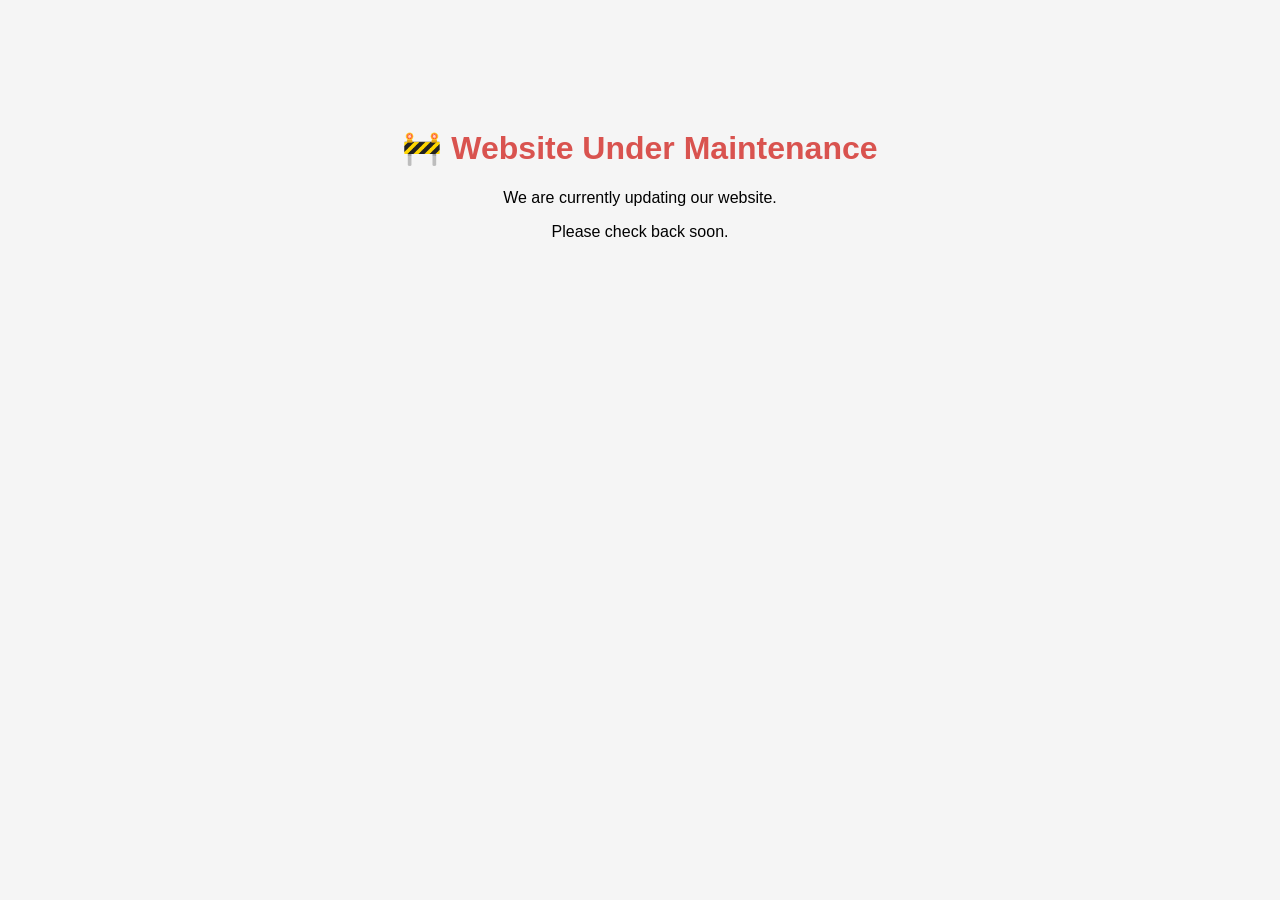
<file: Index.html>
<!DOCTYPE html>
<html>
<head>
    <title>Under Maintenance</title>
    <meta name="viewport" content="width=device-width, initial-scale=1">
    <style>
        body{
            font-family: Arial, sans-serif;
            text-align:center;
            padding-top:100px;
            background:#f5f5f5;
        }
        h1{color:#d9534f;}
    </style>
</head>
<body>
    <h1>🚧 Website Under Maintenance</h1>
    <p>We are currently updating our website.</p>
    <p>Please check back soon.</p>
</body>
</html>
</file>
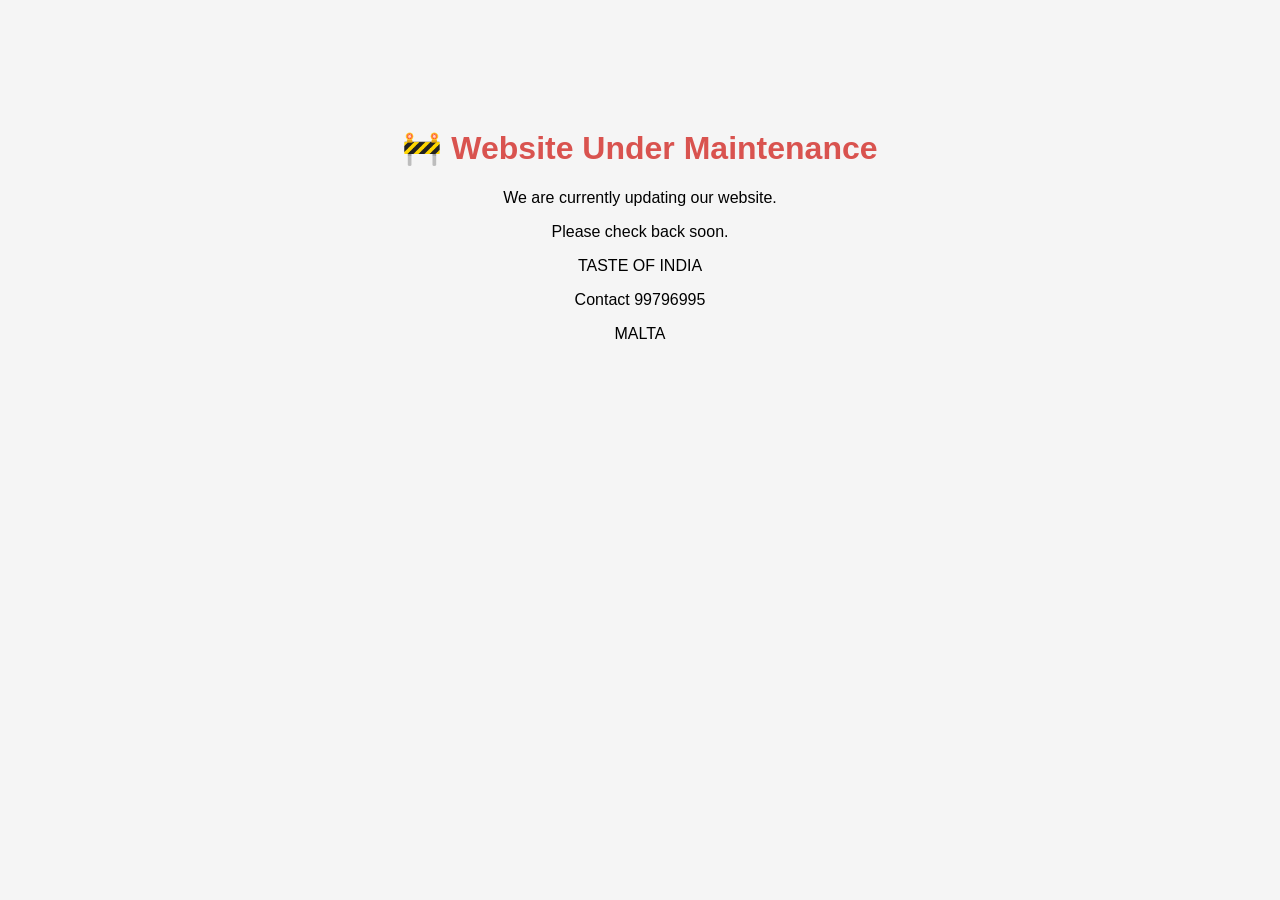
<file: Bkpindex.html>
<!DOCTYPE html>
<html>
<head>
    <title>Under Maintenance</title>
    <meta name="viewport" content="width=device-width, initial-scale=1">
    <style>
        body{
            font-family: Arial, sans-serif;
            text-align:center;
            padding-top:100px;
            background:#f5f5f5;
        }
        h1{color:#d9534f;}
    </style>
</head>
<body>
    <h1>🚧 Website Under Maintenance</h1>
    <p>We are currently updating our website.</p>
    <p>Please check back soon.</p>
    <p>TASTE OF INDIA </p>
    <P>Contact 99796995</P>
    <p>MALTA</p>
</body>
</html>
</file>
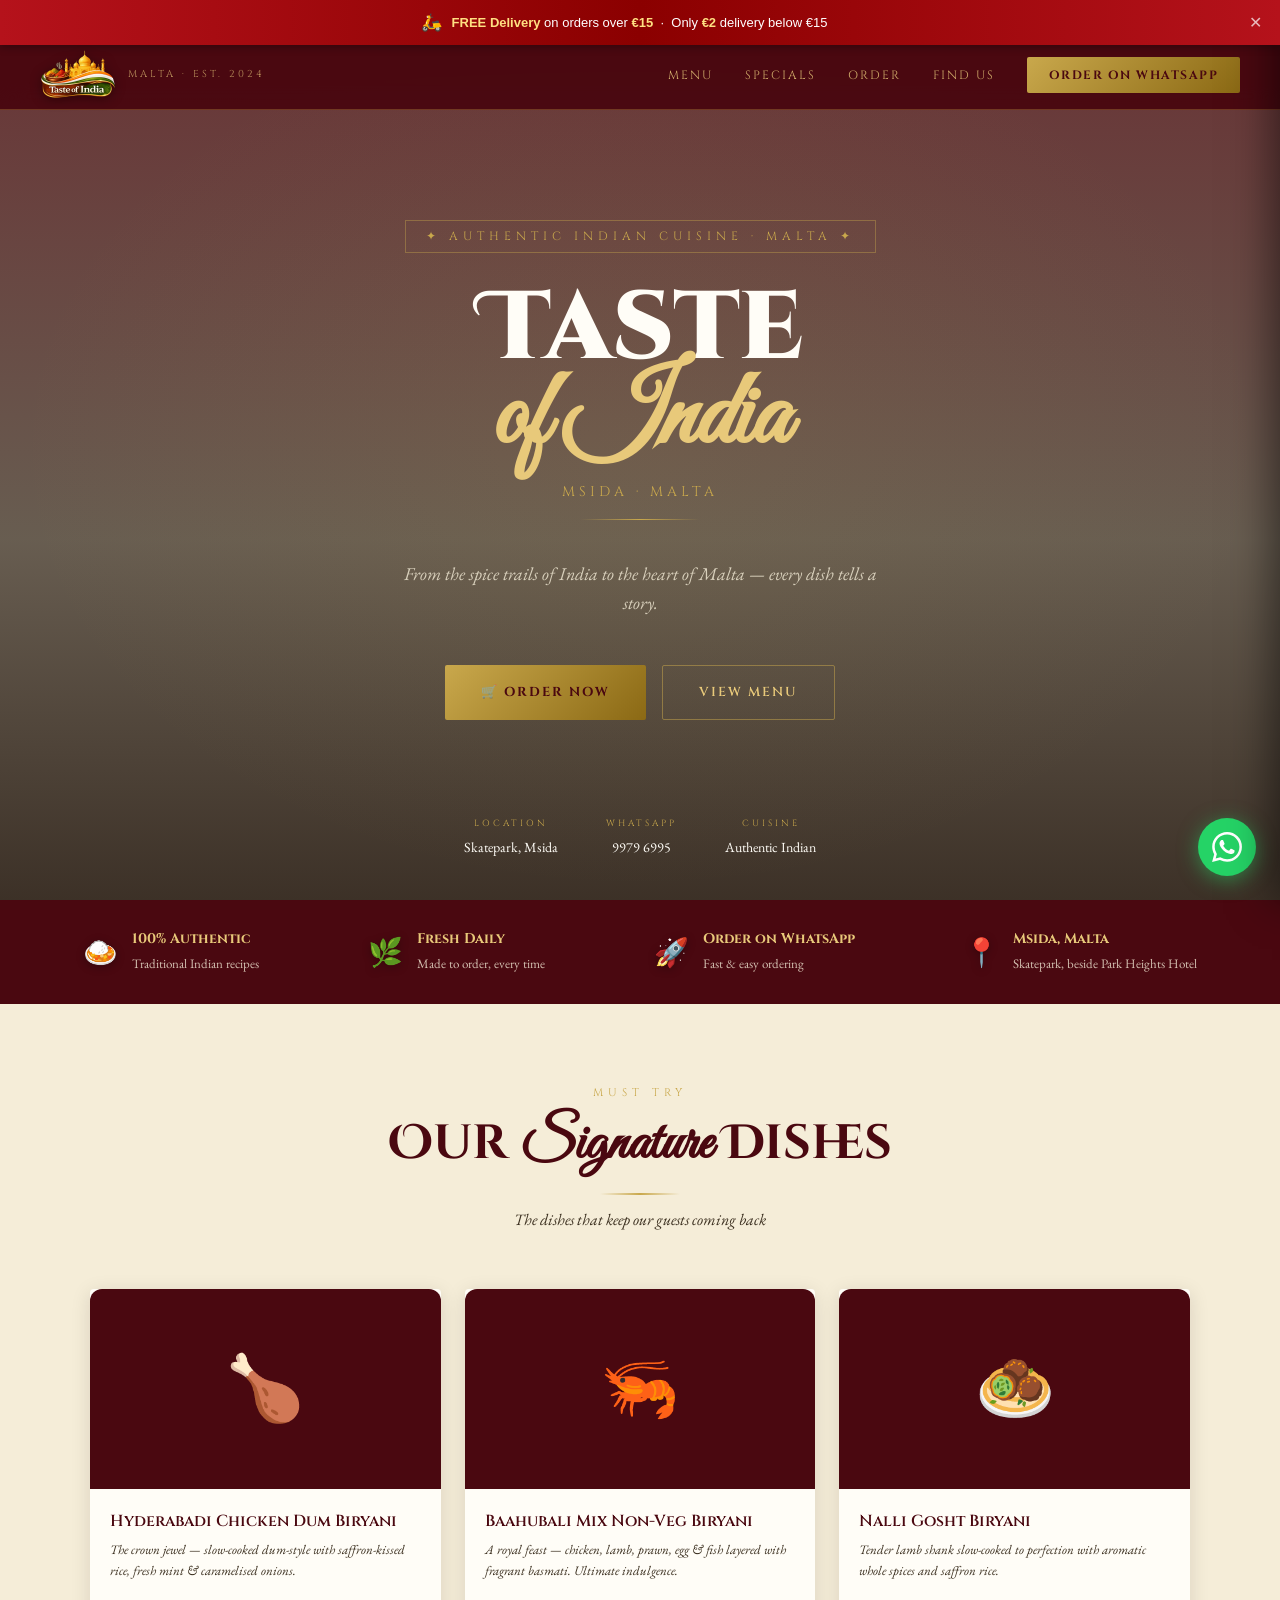
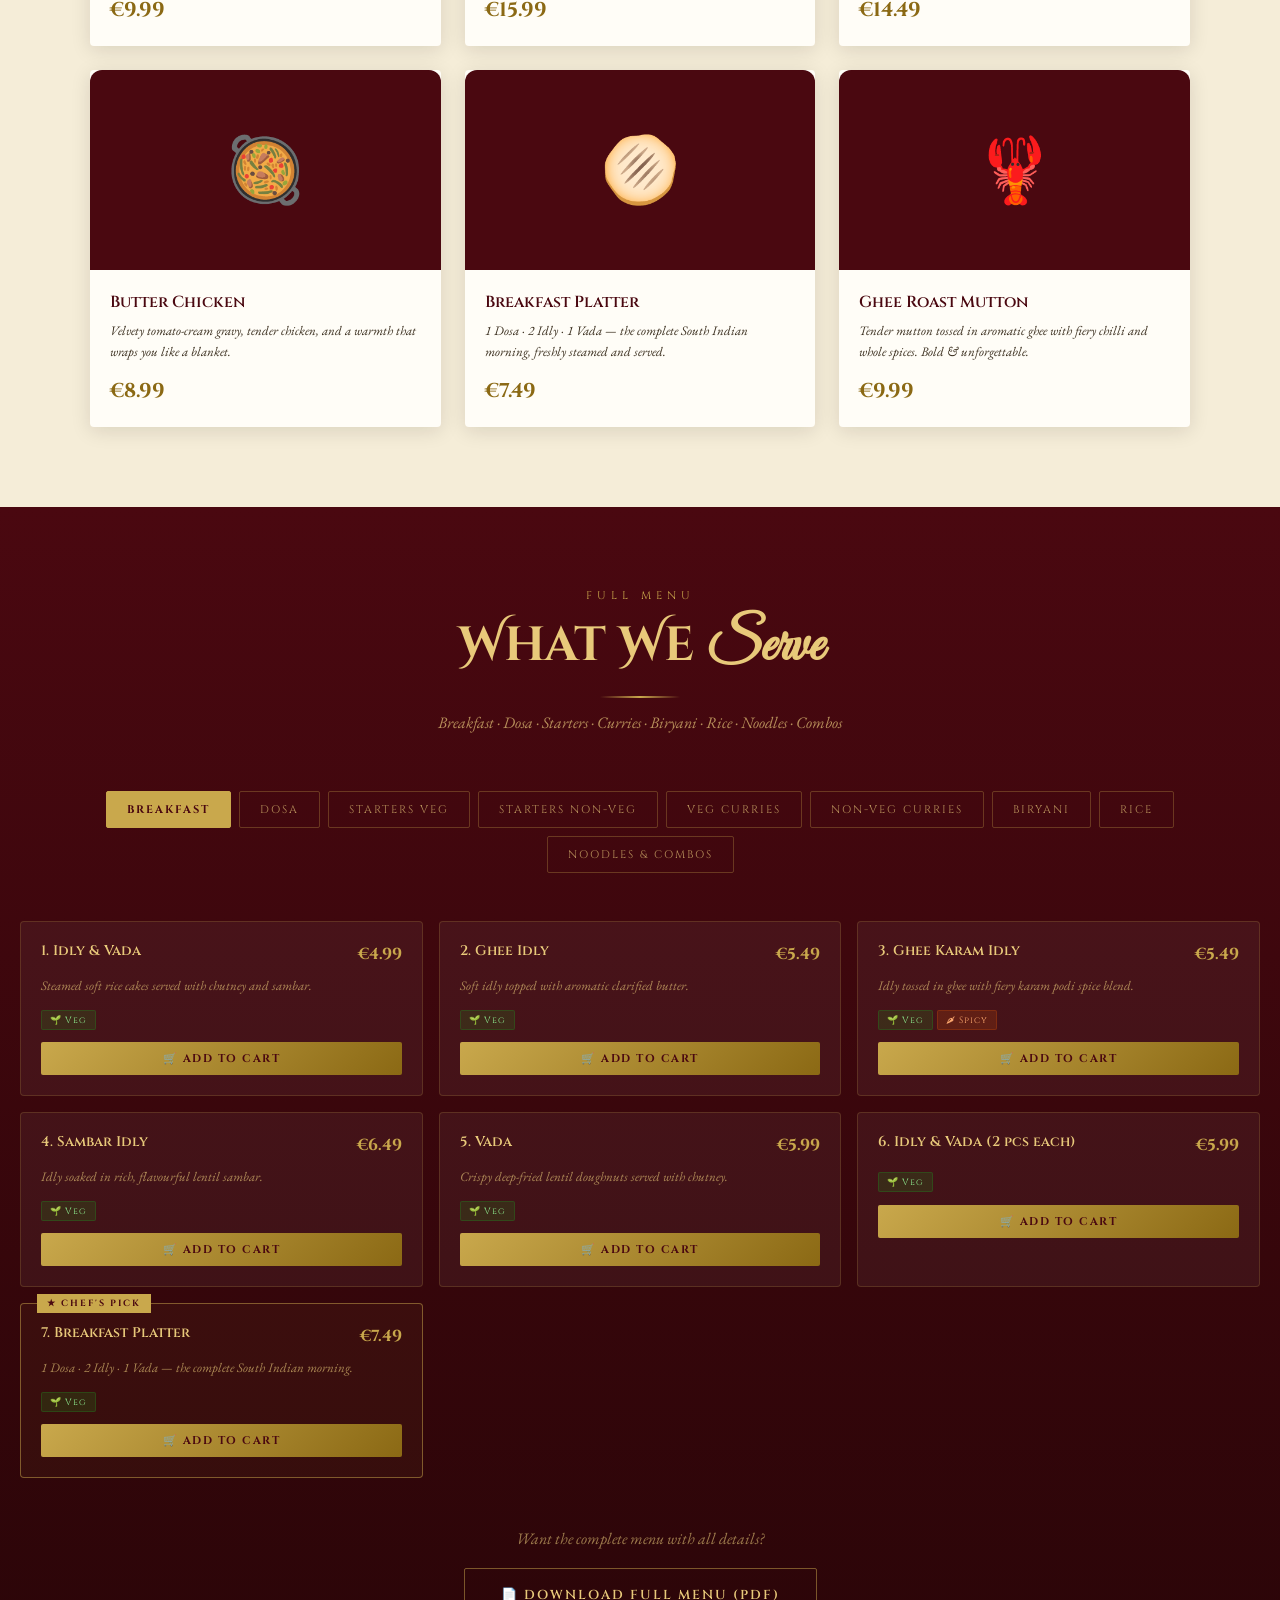
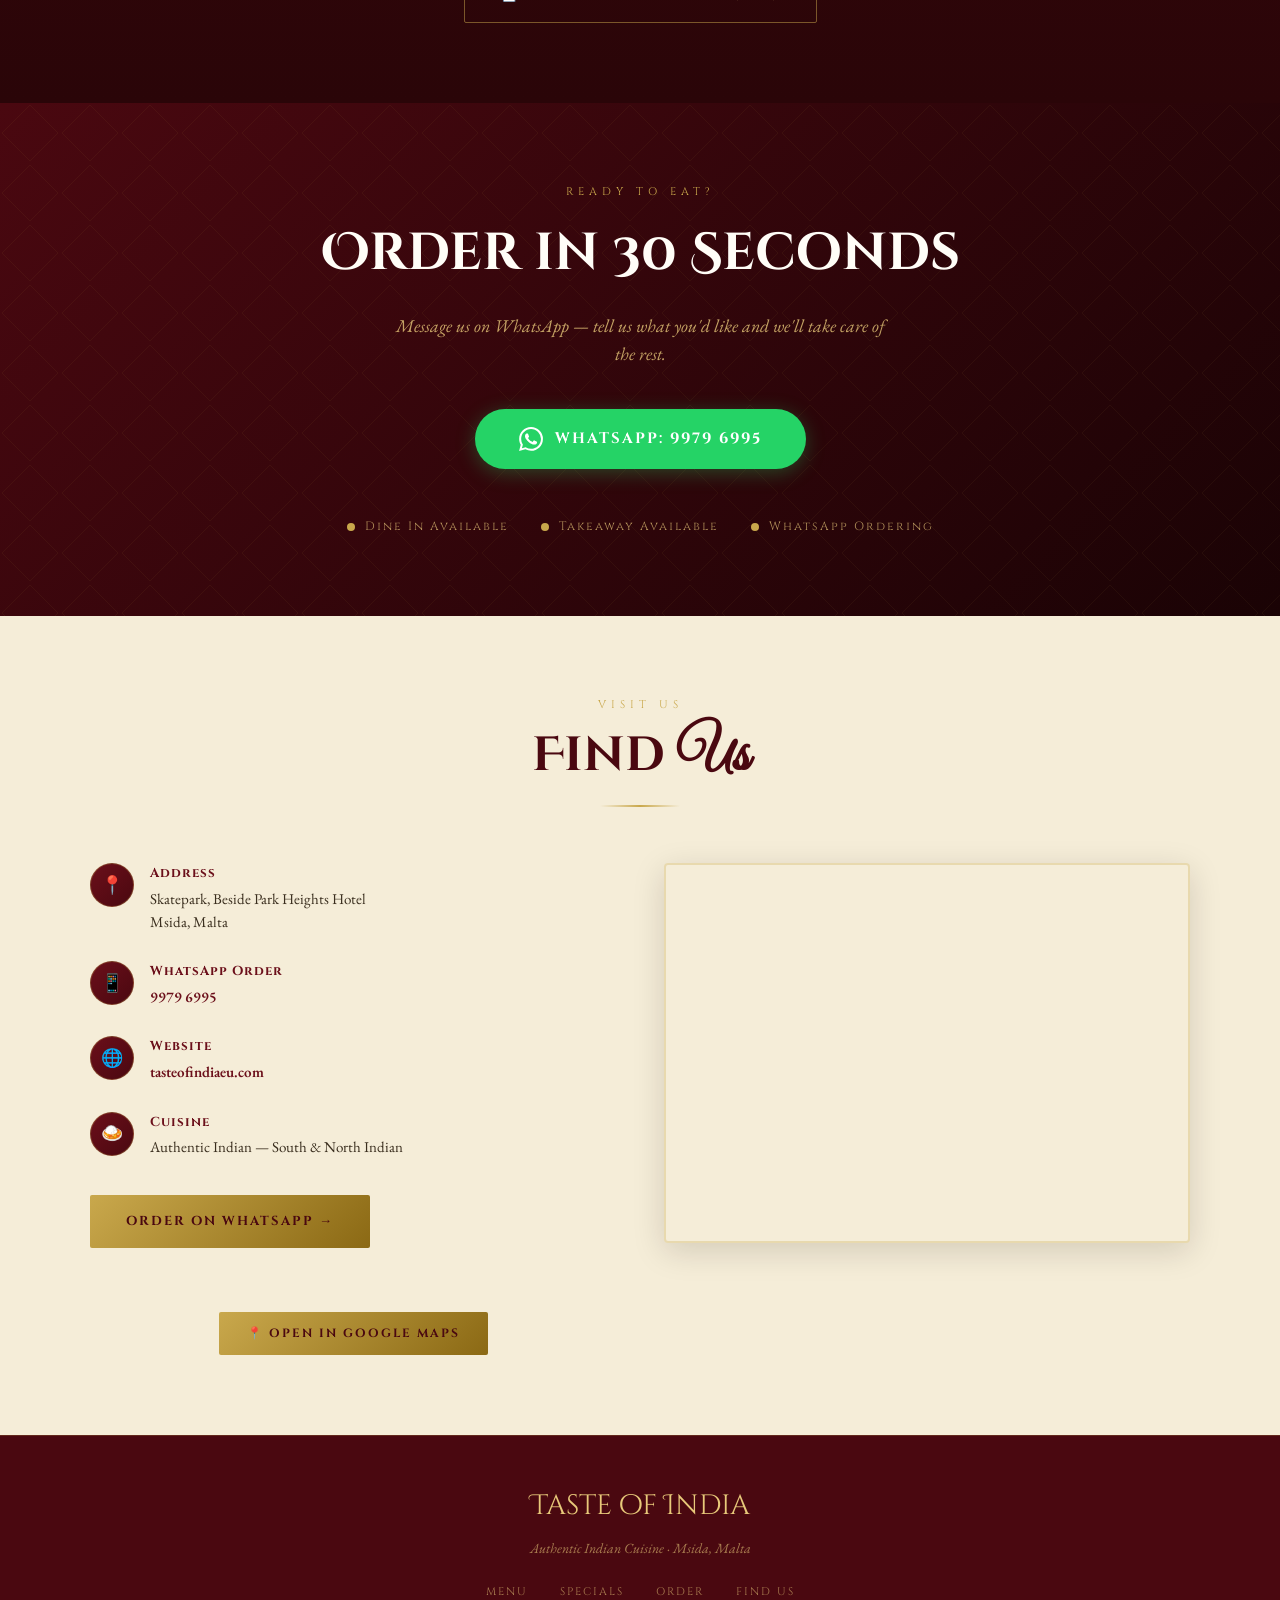
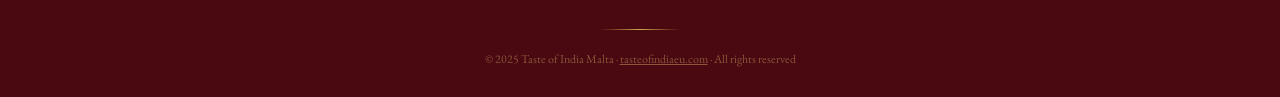
<file: index-3.html>
<!DOCTYPE html>
<html lang="en">
<head>
  <meta charset="UTF-8">
  <meta name="viewport" content="width=device-width, initial-scale=1.0">
  <title>Taste of India — Authentic Indian Restaurant in Malta</title>
  <meta name="description" content="Taste of India — Authentic Indian cuisine in Msida, Malta. Order online via WhatsApp. Biryani, Dosa, Curries, and more.">
  <meta name="keywords" content="Indian restaurant Malta, Indian food Malta, Biryani Malta, Taste of India Malta, Msida restaurant, order Indian food Malta">
  <meta property="og:title" content="Taste of India — Malta">
  <meta property="og:description" content="Authentic Indian cuisine in the heart of Malta. Order now on WhatsApp!">
  <meta property="og:url" content="https://tasteofindiaeu.com">
  <link rel="canonical" href="https://tasteofindiaeu.com">
  <link rel="stylesheet" href="css/style.css">
  <link rel="icon" type="image/png" href="logo.png">
  <style>
    /* ── Offer Banner ── */
    .offer-banner {
      position: fixed;
      top: 0; left: 0; right: 0;
      z-index: 9999;
      background: linear-gradient(90deg, #b5121b 0%, #8b0000 50%, #b5121b 100%);
      color: #fff;
      display: flex;
      align-items: center;
      justify-content: center;
      gap: 10px;
      padding: 9px 48px 9px 16px;
      font-size: 13px;
      font-family: 'Segoe UI', sans-serif;
      text-align: center;
      box-shadow: 0 2px 8px rgba(0,0,0,0.3);
      transition: transform 0.3s ease;
    }
    .offer-banner.hidden { transform: translateY(-100%); }
    .offer-banner-icon { font-size: 17px; flex-shrink: 0; }
    .offer-banner-text { line-height: 1.4; }
    .offer-banner-text strong { color: #ffe082; }
    .offer-banner-close {
      position: absolute; right: 12px; top: 50%; transform: translateY(-50%);
      background: none; border: none; color: rgba(255,255,255,0.7);
      font-size: 16px; cursor: pointer; padding: 4px 6px; line-height: 1;
    }
    .offer-banner-close:hover { color: #fff; }
    body.banner-visible .navbar { top: 38px; }
    body.banner-visible .mobile-nav { top: calc(38px + 64px); }

    /* ── Location Modal ── */
    .loc-modal-overlay {
      display: none;
      position: fixed; inset: 0;
      background: rgba(0,0,0,0.75);
      z-index: 99999;
      align-items: center;
      justify-content: center;
    }
    .loc-modal-overlay.open { display: flex; }
    .loc-modal {
      background: #1a0a00;
      border: 1px solid rgba(232,201,122,0.3);
      border-radius: 16px;
      padding: 32px 28px 28px;
      max-width: 360px;
      width: 90%;
      text-align: center;
      box-shadow: 0 20px 60px rgba(0,0,0,0.6);
    }
    .loc-modal-icon { font-size: 48px; margin-bottom: 12px; }
    .loc-modal h3 {
      font-family: 'Cinzel', serif;
      color: #e8c97a;
      font-size: 18px;
      margin: 0 0 10px;
      letter-spacing: 1px;
    }
    .loc-modal p {
      color: rgba(232,201,122,0.7);
      font-size: 13.5px;
      line-height: 1.6;
      margin: 0 0 22px;
    }
    .loc-modal-btns { display: flex; flex-direction: column; gap: 10px; }
    .loc-btn-share {
      background: linear-gradient(135deg, #b5121b, #8b0000);
      color: #fff;
      border: none;
      border-radius: 8px;
      padding: 13px;
      font-size: 14px;
      font-weight: 700;
      cursor: pointer;
      display: flex; align-items: center; justify-content: center; gap: 8px;
    }
    .loc-btn-share:hover { opacity: 0.9; }
    .loc-btn-manual {
      background: rgba(232,201,122,0.1);
      color: #e8c97a;
      border: 1px solid rgba(232,201,122,0.3);
      border-radius: 8px;
      padding: 11px;
      font-size: 13px;
      cursor: pointer;
    }
    .loc-btn-manual:hover { background: rgba(232,201,122,0.15); }
    .loc-manual-input {
      display: none;
      margin-top: 12px;
    }
    .loc-manual-input textarea {
      width: 100%;
      background: rgba(232,201,122,0.07);
      border: 1px solid rgba(232,201,122,0.25);
      border-radius: 8px;
      color: #e8c97a;
      padding: 10px;
      font-size: 13px;
      resize: none;
      box-sizing: border-box;
    }
    .loc-btn-confirm {
      width: 100%;
      margin-top: 8px;
      background: #b5121b;
      color: #fff;
      border: none;
      border-radius: 8px;
      padding: 11px;
      font-size: 13px;
      font-weight: 700;
      cursor: pointer;
    }
    .loc-skip {
      margin-top: 12px;
      font-size: 12px;
      color: rgba(232,201,122,0.4);
      cursor: pointer;
      text-decoration: underline;
      background: none;
      border: none;
    }
    .loc-skip:hover { color: rgba(232,201,122,0.7); }
  </style>
</head>
<body>

<!-- ══════════════════════════════════════
     OFFER BANNER
══════════════════════════════════════ -->
<div class="offer-banner">
  <span class="offer-banner-icon">🛵</span>
  <span class="offer-banner-text">
    <strong>FREE Delivery</strong> on orders over <strong>€15</strong> &nbsp;·&nbsp; Only <strong>€2</strong> delivery below €15
  </span>
  <button class="offer-banner-close" aria-label="Close">✕</button>
</div>

<!-- ══════════════════════════════════════
     NAVIGATION
══════════════════════════════════════ -->
<nav class="navbar">
  <a href="index.html" class="nav-logo">
    <img src="logo-nav.png" alt="Taste of India Logo" class="nav-logo-img">
    <div class="nav-logo-text">
      <span>Malta · Est. 2024</span>
    </div>
  </a>
  <ul class="nav-links">
    <li><a href="#menu">Menu</a></li>
    <li><a href="#specials">Specials</a></li>
    <li><a href="#order">Order</a></li>
    <li><a href="#contact">Find Us</a></li>
    <li><a href="#order" class="nav-order-btn" data-wa="Hello! I'd like to order from Taste of India, Malta 🍛">Order on WhatsApp</a></li>
  </ul>
  <button class="hamburger" aria-label="Menu">
    <span></span><span></span><span></span>
  </button>
</nav>

<!-- Mobile Nav -->
<div class="mobile-nav">
  <a href="#menu">Menu</a>
  <a href="#specials">Specials</a>
  <a href="#order">Order</a>
  <a href="#contact">Find Us</a>
  <a href="#order" class="mob-order-btn" data-wa="Hello! I'd like to order from Taste of India, Malta 🍛">Order on WhatsApp</a>
</div>

<!-- ══════════════════════════════════════
     HERO
══════════════════════════════════════ -->
<section id="home">
  <div class="hero">
    <div class="hero-badge">✦ Authentic Indian Cuisine · Malta ✦</div>
    <h1>
      Taste
      <em>of India</em>
    </h1>
    <div class="hero-sub">Msida · Malta</div>
    <div class="hero-divider"></div>
    <p class="hero-tagline">From the spice trails of India to the heart of Malta — every dish tells a story.</p>
    <div class="hero-ctas">
      <a href="#order" class="btn-primary" data-wa="Hello! I'd like to place an order 🍛">
        🛒 Order Now
      </a>
      <a href="#menu" class="btn-secondary">View Menu</a>
    </div>
    <div class="hero-info">
      <div class="hero-info-item">
        <span class="label">Location</span>
        <span class="value">Skatepark, Msida</span>
      </div>
      <div class="hero-info-item">
        <span class="label">WhatsApp</span>
        <span class="value">9979 6995</span>
      </div>
      <div class="hero-info-item">
        <span class="label">Cuisine</span>
        <span class="value">Authentic Indian</span>
      </div>
    </div>
  </div>
</section>

<!-- ══════════════════════════════════════
     ABOUT STRIP
══════════════════════════════════════ -->
<div class="about-strip">
  <div class="about-strip-item">
    <div class="icon">🍛</div>
    <div>
      <strong>100% Authentic</strong>
      <span>Traditional Indian recipes</span>
    </div>
  </div>
  <div class="about-strip-item">
    <div class="icon">🌿</div>
    <div>
      <strong>Fresh Daily</strong>
      <span>Made to order, every time</span>
    </div>
  </div>
  <div class="about-strip-item">
    <div class="icon">🚀</div>
    <div>
      <strong>Order on WhatsApp</strong>
      <span>Fast &amp; easy ordering</span>
    </div>
  </div>
  <div class="about-strip-item">
    <div class="icon">📍</div>
    <div>
      <strong>Msida, Malta</strong>
      <span>Skatepark, beside Park Heights Hotel</span>
    </div>
  </div>
</div>

<!-- ══════════════════════════════════════
     SPECIALS
══════════════════════════════════════ -->
<section id="specials" class="section section-cream">
  <div class="container">
    <div class="section-header reveal">
      <span class="section-eyebrow">Must Try</span>
      <h2 class="section-title">Our <em>Signature</em> Dishes</h2>
      <div class="section-line"></div>
      <p class="section-subtitle">The dishes that keep our guests coming back</p>
    </div>
    <div class="specials-grid">

      <div class="special-card reveal">
        <div class="special-card-img">🍗</div>
        <div class="special-card-body">
          <div class="special-card-name">Hyderabadi Chicken Dum Biryani</div>
          <div class="special-card-desc">The crown jewel — slow-cooked dum-style with saffron-kissed rice, fresh mint & caramelised onions.</div>
          <div class="special-card-price">€9.99</div>
        </div>
      </div>

      <div class="special-card reveal">
        <div class="special-card-img">🦐</div>
        <div class="special-card-body">
          <div class="special-card-name">Baahubali Mix Non-Veg Biryani</div>
          <div class="special-card-desc">A royal feast — chicken, lamb, prawn, egg &amp; fish layered with fragrant basmati. Ultimate indulgence.</div>
          <div class="special-card-price">€15.99</div>
        </div>
      </div>

      <div class="special-card reveal">
        <div class="special-card-img">🧆</div>
        <div class="special-card-body">
          <div class="special-card-name">Nalli Gosht Biryani</div>
          <div class="special-card-desc">Tender lamb shank slow-cooked to perfection with aromatic whole spices and saffron rice.</div>
          <div class="special-card-price">€14.49</div>
        </div>
      </div>

      <div class="special-card reveal">
        <div class="special-card-img">🥘</div>
        <div class="special-card-body">
          <div class="special-card-name">Butter Chicken</div>
          <div class="special-card-desc">Velvety tomato-cream gravy, tender chicken, and a warmth that wraps you like a blanket.</div>
          <div class="special-card-price">€8.99</div>
        </div>
      </div>

      <div class="special-card reveal">
        <div class="special-card-img">🫓</div>
        <div class="special-card-body">
          <div class="special-card-name">Breakfast Platter</div>
          <div class="special-card-desc">1 Dosa · 2 Idly · 1 Vada — the complete South Indian morning, freshly steamed and served.</div>
          <div class="special-card-price">€7.49</div>
        </div>
      </div>

      <div class="special-card reveal">
        <div class="special-card-img">🦞</div>
        <div class="special-card-body">
          <div class="special-card-name">Ghee Roast Mutton</div>
          <div class="special-card-desc">Tender mutton tossed in aromatic ghee with fiery chilli and whole spices. Bold &amp; unforgettable.</div>
          <div class="special-card-price">€9.99</div>
        </div>
      </div>

    </div>
  </div>
</section>

<!-- ══════════════════════════════════════
     MENU
══════════════════════════════════════ -->
<section id="menu" class="section section-dark">
  <div class="container-wide">
    <div class="section-header reveal">
      <span class="section-eyebrow">Full Menu</span>
      <h2 class="section-title">What We <em>Serve</em></h2>
      <div class="section-line"></div>
      <p class="section-subtitle">Breakfast · Dosa · Starters · Curries · Biryani · Rice · Noodles · Combos</p>
    </div>

    <!-- Tabs -->
    <div class="menu-tabs reveal">
      <button class="menu-tab active" data-tab="tab-breakfast">Breakfast</button>
      <button class="menu-tab" data-tab="tab-dosa">Dosa</button>
      <button class="menu-tab" data-tab="tab-starters-veg">Starters Veg</button>
      <button class="menu-tab" data-tab="tab-starters-nonveg">Starters Non-Veg</button>
      <button class="menu-tab" data-tab="tab-curries-veg">Veg Curries</button>
      <button class="menu-tab" data-tab="tab-curries-nonveg">Non-Veg Curries</button>
      <button class="menu-tab" data-tab="tab-biryani">Biryani</button>
      <button class="menu-tab" data-tab="tab-rice">Rice</button>
      <button class="menu-tab" data-tab="tab-noodles">Noodles &amp; Combos</button>
    </div>

    <!-- ■ BREAKFAST -->
    <div id="tab-breakfast" class="menu-category active">
      <div class="menu-grid">
        <div class="menu-card">
          <div class="menu-card-header">
            <span class="menu-card-name">1. Idly &amp; Vada</span>
            <span class="menu-card-price">€4.99</span>
          </div>
          <div class="menu-card-desc">Steamed soft rice cakes served with chutney and sambar.</div>
          <span class="menu-card-tag tag-veg">🌱 Veg</span>
        </div>
        <div class="menu-card">
          <div class="menu-card-header">
            <span class="menu-card-name">2. Ghee Idly</span>
            <span class="menu-card-price">€5.49</span>
          </div>
          <div class="menu-card-desc">Soft idly topped with aromatic clarified butter.</div>
          <span class="menu-card-tag tag-veg">🌱 Veg</span>
        </div>
        <div class="menu-card">
          <div class="menu-card-header">
            <span class="menu-card-name">3. Ghee Karam Idly</span>
            <span class="menu-card-price">€5.49</span>
          </div>
          <div class="menu-card-desc">Idly tossed in ghee with fiery karam podi spice blend.</div>
          <span class="menu-card-tag tag-veg">🌱 Veg</span><span class="menu-card-tag tag-spicy">🌶 Spicy</span>
        </div>
        <div class="menu-card">
          <div class="menu-card-header">
            <span class="menu-card-name">4. Sambar Idly</span>
            <span class="menu-card-price">€6.49</span>
          </div>
          <div class="menu-card-desc">Idly soaked in rich, flavourful lentil sambar.</div>
          <span class="menu-card-tag tag-veg">🌱 Veg</span>
        </div>
        <div class="menu-card">
          <div class="menu-card-header">
            <span class="menu-card-name">5. Vada</span>
            <span class="menu-card-price">€5.99</span>
          </div>
          <div class="menu-card-desc">Crispy deep-fried lentil doughnuts served with chutney.</div>
          <span class="menu-card-tag tag-veg">🌱 Veg</span>
        </div>
        <div class="menu-card">
          <div class="menu-card-header">
            <span class="menu-card-name">6. Idly &amp; Vada (2 pcs each)</span>
            <span class="menu-card-price">€5.99</span>
          </div>
          <span class="menu-card-tag tag-veg">🌱 Veg</span>
        </div>
        <div class="menu-card featured">
          <div class="menu-card-header">
            <span class="menu-card-name">7. Breakfast Platter</span>
            <span class="menu-card-price">€7.49</span>
          </div>
          <div class="menu-card-desc">1 Dosa · 2 Idly · 1 Vada — the complete South Indian morning.</div>
          <span class="menu-card-tag tag-veg">🌱 Veg</span>
        </div>
      </div>
    </div>

    <!-- ■ DOSA -->
    <div id="tab-dosa" class="menu-category">
      <div class="menu-grid">
        <div class="menu-card"><div class="menu-card-header"><span class="menu-card-name">1. Plain Dosa</span><span class="menu-card-price">€5.49</span></div><span class="menu-card-tag tag-veg">🌱 Veg</span></div>
        <div class="menu-card"><div class="menu-card-header"><span class="menu-card-name">2. Onion Dosa</span><span class="menu-card-price">€5.99</span></div><span class="menu-card-tag tag-veg">🌱 Veg</span></div>
        <div class="menu-card"><div class="menu-card-header"><span class="menu-card-name">3. Ghee Roast Dosa</span><span class="menu-card-price">€5.99</span></div><span class="menu-card-tag tag-veg">🌱 Veg</span></div>
        <div class="menu-card"><div class="menu-card-header"><span class="menu-card-name">4. Ullikaram Dosa</span><span class="menu-card-price">€5.99</span></div><span class="menu-card-tag tag-veg">🌱 Veg</span><span class="menu-card-tag tag-spicy">🌶 Spicy</span></div>
        <div class="menu-card"><div class="menu-card-header"><span class="menu-card-name">5. Ghee Karam Dosa</span><span class="menu-card-price">€5.99</span></div><span class="menu-card-tag tag-veg">🌱 Veg</span><span class="menu-card-tag tag-spicy">🌶 Spicy</span></div>
        <div class="menu-card featured"><div class="menu-card-header"><span class="menu-card-name">6. Masala Dosa</span><span class="menu-card-price">€6.49</span></div><div class="menu-card-desc">Crispy dosa filled with spiced potato masala.</div><span class="menu-card-tag tag-veg">🌱 Veg</span></div>
        <div class="menu-card"><div class="menu-card-header"><span class="menu-card-name">7. Cheese Dosa</span><span class="menu-card-price">€6.49</span></div><span class="menu-card-tag tag-veg">🌱 Veg</span></div>
        <div class="menu-card"><div class="menu-card-header"><span class="menu-card-name">8. Margarita Dosa</span><span class="menu-card-price">€6.49</span></div><div class="menu-card-desc">Rice batter, tomato sauce and cheese.</div><span class="menu-card-tag tag-veg">🌱 Veg</span></div>
        <div class="menu-card"><div class="menu-card-header"><span class="menu-card-name">9. Paneer Dosa</span><span class="menu-card-price">€6.99</span></div><span class="menu-card-tag tag-veg">🌱 Veg</span></div>
        <div class="menu-card"><div class="menu-card-header"><span class="menu-card-name">10. Egg Dosa</span><span class="menu-card-price">€6.49</span></div><span class="menu-card-tag tag-nonveg">🍖 Non-Veg</span></div>
        <div class="menu-card"><div class="menu-card-header"><span class="menu-card-name">11. Chicken Keema Dosa</span><span class="menu-card-price">€6.99</span></div><div class="menu-card-desc">Dosa filled with spiced minced chicken.</div><span class="menu-card-tag tag-nonveg">🍖 Non-Veg</span></div>
      </div>
    </div>

    <!-- ■ STARTERS VEG -->
    <div id="tab-starters-veg" class="menu-category">
      <div class="menu-grid">
        <div class="menu-card"><div class="menu-card-header"><span class="menu-card-name">1. Crispy Corn</span><span class="menu-card-price">€7.99</span></div><span class="menu-card-tag tag-veg">🌱 Veg</span></div>
        <div class="menu-card"><div class="menu-card-header"><span class="menu-card-name">2. Veg Manchurian</span><span class="menu-card-price">€7.49</span></div><span class="menu-card-tag tag-veg">🌱 Veg</span></div>
        <div class="menu-card"><div class="menu-card-header"><span class="menu-card-name">3. French Fries</span><span class="menu-card-price">€3.99</span></div><span class="menu-card-tag tag-veg">🌱 Veg</span></div>
        <div class="menu-card featured"><div class="menu-card-header"><span class="menu-card-name">4. Chilli Paneer</span><span class="menu-card-price">€8.99</span></div><div class="menu-card-desc">Paneer in bold Indo-Chinese chilli sauce.</div><span class="menu-card-tag tag-veg">🌱 Veg</span><span class="menu-card-tag tag-spicy">🌶 Spicy</span></div>
        <div class="menu-card"><div class="menu-card-header"><span class="menu-card-name">5. Paneer 65</span><span class="menu-card-price">€8.99</span></div><span class="menu-card-tag tag-veg">🌱 Veg</span></div>
        <div class="menu-card"><div class="menu-card-header"><span class="menu-card-name">6. Paneer Pakora</span><span class="menu-card-price">€8.99</span></div><span class="menu-card-tag tag-veg">🌱 Veg</span></div>
        <div class="menu-card"><div class="menu-card-header"><span class="menu-card-name">7. Gobi Manchurian</span><span class="menu-card-price">€7.99</span></div><span class="menu-card-tag tag-veg">🌱 Veg</span></div>
        <div class="menu-card"><div class="menu-card-header"><span class="menu-card-name">8. Gobi 65</span><span class="menu-card-price">€7.99</span></div><span class="menu-card-tag tag-veg">🌱 Veg</span></div>
      </div>
    </div>

    <!-- ■ STARTERS NON-VEG -->
    <div id="tab-starters-nonveg" class="menu-category">
      <div class="menu-grid">
        <div class="menu-card featured"><div class="menu-card-header"><span class="menu-card-name">1. Chicken 65</span><span class="menu-card-price">€7.99</span></div><div class="menu-card-desc">Crispy fried chicken with curry leaves & spices.</div><span class="menu-card-tag tag-nonveg">🍖 Non-Veg</span></div>
        <div class="menu-card"><div class="menu-card-header"><span class="menu-card-name">2. Chicken Manchurian</span><span class="menu-card-price">€8.99</span></div><span class="menu-card-tag tag-nonveg">🍖 Non-Veg</span></div>
        <div class="menu-card"><div class="menu-card-header"><span class="menu-card-name">3. Chilli Chicken</span><span class="menu-card-price">€8.99</span></div><span class="menu-card-tag tag-nonveg">🍖 Non-Veg</span><span class="menu-card-tag tag-spicy">🌶 Spicy</span></div>
        <div class="menu-card"><div class="menu-card-header"><span class="menu-card-name">4. Chicken Wings</span><span class="menu-card-price">€7.99</span></div><span class="menu-card-tag tag-nonveg">🍖 Non-Veg</span></div>
        <div class="menu-card"><div class="menu-card-header"><span class="menu-card-name">5. Chicken Nuggets</span><span class="menu-card-price">€8.99</span></div><span class="menu-card-tag tag-nonveg">🍖 Non-Veg</span></div>
        <div class="menu-card"><div class="menu-card-header"><span class="menu-card-name">6. Chicken Drumsticks</span><span class="menu-card-price">€8.99</span></div><span class="menu-card-tag tag-nonveg">🍖 Non-Veg</span></div>
        <div class="menu-card"><div class="menu-card-header"><span class="menu-card-name">7. Chicken Lollipop</span><span class="menu-card-price">€8.99</span></div><span class="menu-card-tag tag-nonveg">🍖 Non-Veg</span></div>
        <div class="menu-card featured"><div class="menu-card-header"><span class="menu-card-name">8. Ghee Roast Mutton</span><span class="menu-card-price">€9.99</span></div><div class="menu-card-desc">Tender mutton in aromatic ghee with chilli & spices.</div><span class="menu-card-tag tag-nonveg">🍖 Non-Veg</span></div>
        <div class="menu-card"><div class="menu-card-header"><span class="menu-card-name">9. Mutton Vepudu (Garlic Mutton)</span><span class="menu-card-price">€9.99</span></div><span class="menu-card-tag tag-nonveg">🍖 Non-Veg</span></div>
        <div class="menu-card"><div class="menu-card-header"><span class="menu-card-name">10. Loose Prawns</span><span class="menu-card-price">€10.99</span></div><span class="menu-card-tag tag-nonveg">🍖 Non-Veg</span></div>
        <div class="menu-card"><div class="menu-card-header"><span class="menu-card-name">11. Butter Garlic Prawns</span><span class="menu-card-price">€10.99</span></div><span class="menu-card-tag tag-nonveg">🍖 Non-Veg</span></div>
        <div class="menu-card"><div class="menu-card-header"><span class="menu-card-name">12. Devil Prawns</span><span class="menu-card-price">€10.99</span></div><span class="menu-card-tag tag-nonveg">🍖 Non-Veg</span><span class="menu-card-tag tag-spicy">🌶 Spicy</span></div>
        <div class="menu-card"><div class="menu-card-header"><span class="menu-card-name">13. Chilli Prawns</span><span class="menu-card-price">€10.99</span></div><span class="menu-card-tag tag-nonveg">🍖 Non-Veg</span><span class="menu-card-tag tag-spicy">🌶 Spicy</span></div>
      </div>
    </div>

    <!-- ■ VEG CURRIES -->
    <div id="tab-curries-veg" class="menu-category">
      <div class="menu-grid">
        <div class="menu-card"><div class="menu-card-header"><span class="menu-card-name">1. Dal Tadka</span><span class="menu-card-price">€6.99</span></div><div class="menu-card-desc">Lentils tempered with garlic, cumin and butter.</div><span class="menu-card-tag tag-veg">🌱 Veg</span></div>
        <div class="menu-card"><div class="menu-card-header"><span class="menu-card-name">2. Dal Fry</span><span class="menu-card-price">€6.99</span></div><span class="menu-card-tag tag-veg">🌱 Veg</span></div>
        <div class="menu-card"><div class="menu-card-header"><span class="menu-card-name">3. Mix Veg Curry</span><span class="menu-card-price">€7.99</span></div><span class="menu-card-tag tag-veg">🌱 Veg</span></div>
        <div class="menu-card"><div class="menu-card-header"><span class="menu-card-name">4. Veg Kolhapuri</span><span class="menu-card-price">€7.99</span></div><span class="menu-card-tag tag-veg">🌱 Veg</span><span class="menu-card-tag tag-spicy">🌶 Spicy</span></div>
        <div class="menu-card"><div class="menu-card-header"><span class="menu-card-name">5. Veg Kadai</span><span class="menu-card-price">€7.99</span></div><span class="menu-card-tag tag-veg">🌱 Veg</span></div>
        <div class="menu-card featured"><div class="menu-card-header"><span class="menu-card-name">6. Paneer Butter Curry</span><span class="menu-card-price">€8.49</span></div><div class="menu-card-desc">Creamy tomato-butter gravy with soft paneer.</div><span class="menu-card-tag tag-veg">🌱 Veg</span></div>
        <div class="menu-card"><div class="menu-card-header"><span class="menu-card-name">7. Paneer Tikka Masala</span><span class="menu-card-price">€8.49</span></div><span class="menu-card-tag tag-veg">🌱 Veg</span></div>
        <div class="menu-card"><div class="menu-card-header"><span class="menu-card-name">8. Paneer Butter Masala</span><span class="menu-card-price">€8.49</span></div><span class="menu-card-tag tag-veg">🌱 Veg</span></div>
        <div class="menu-card"><div class="menu-card-header"><span class="menu-card-name">9. Kadai Paneer</span><span class="menu-card-price">€8.49</span></div><span class="menu-card-tag tag-veg">🌱 Veg</span></div>
        <div class="menu-card"><div class="menu-card-header"><span class="menu-card-name">10. Paneer Do Pyaza</span><span class="menu-card-price">€8.49</span></div><span class="menu-card-tag tag-veg">🌱 Veg</span></div>
      </div>
    </div>

    <!-- ■ NON-VEG CURRIES -->
    <div id="tab-curries-nonveg" class="menu-category">
      <div class="menu-grid">
        <div class="menu-card"><div class="menu-card-header"><span class="menu-card-name">1. Chicken Kolhapuri</span><span class="menu-card-price">€8.99</span></div><span class="menu-card-tag tag-nonveg">🍖 Non-Veg</span><span class="menu-card-tag tag-spicy">🌶 Spicy</span></div>
        <div class="menu-card"><div class="menu-card-header"><span class="menu-card-name">2. Chicken Tikka Masala</span><span class="menu-card-price">€8.99</span></div><span class="menu-card-tag tag-nonveg">🍖 Non-Veg</span></div>
        <div class="menu-card featured"><div class="menu-card-header"><span class="menu-card-name">3. Butter Chicken</span><span class="menu-card-price">€8.99</span></div><div class="menu-card-desc">Velvety tomato-cream gravy with tender chicken.</div><span class="menu-card-tag tag-nonveg">🍖 Non-Veg</span></div>
        <div class="menu-card"><div class="menu-card-header"><span class="menu-card-name">4. Chicken Korma</span><span class="menu-card-price">€8.99</span></div><span class="menu-card-tag tag-nonveg">🍖 Non-Veg</span></div>
        <div class="menu-card"><div class="menu-card-header"><span class="menu-card-name">5. Hyderabadi Chicken (Bone)</span><span class="menu-card-price">€8.99</span></div><span class="menu-card-tag tag-nonveg">🍖 Non-Veg</span><span class="menu-card-tag tag-spicy">🌶 Spicy</span></div>
        <div class="menu-card"><div class="menu-card-header"><span class="menu-card-name">6. Kadai Chicken</span><span class="menu-card-price">€8.99</span></div><span class="menu-card-tag tag-nonveg">🍖 Non-Veg</span></div>
        <div class="menu-card"><div class="menu-card-header"><span class="menu-card-name">7. Chicken Do Pyaza</span><span class="menu-card-price">€8.99</span></div><span class="menu-card-tag tag-nonveg">🍖 Non-Veg</span></div>
        <div class="menu-card"><div class="menu-card-header"><span class="menu-card-name">8. Kodi Kura — Bone Spicy</span><span class="menu-card-price">€8.99</span></div><span class="menu-card-tag tag-nonveg">🍖 Non-Veg</span><span class="menu-card-tag tag-spicy">🌶 Spicy</span></div>
        <div class="menu-card"><div class="menu-card-header"><span class="menu-card-name">9. Lamb Hyderabadi</span><span class="menu-card-price">€10.49</span></div><span class="menu-card-tag tag-nonveg">🍖 Non-Veg</span></div>
        <div class="menu-card"><div class="menu-card-header"><span class="menu-card-name">10. Lamb Curry (Spicy)</span><span class="menu-card-price">€10.49</span></div><span class="menu-card-tag tag-nonveg">🍖 Non-Veg</span><span class="menu-card-tag tag-spicy">🌶 Spicy</span></div>
        <div class="menu-card"><div class="menu-card-header"><span class="menu-card-name">11. Lamb Korma</span><span class="menu-card-price">€10.49</span></div><span class="menu-card-tag tag-nonveg">🍖 Non-Veg</span></div>
        <div class="menu-card"><div class="menu-card-header"><span class="menu-card-name">12. Lamb Rogan Josh</span><span class="menu-card-price">€10.49</span></div><span class="menu-card-tag tag-nonveg">🍖 Non-Veg</span></div>
        <div class="menu-card"><div class="menu-card-header"><span class="menu-card-name">13. Beef Curry (Spicy)</span><span class="menu-card-price">€10.49</span></div><span class="menu-card-tag tag-nonveg">🍖 Non-Veg</span><span class="menu-card-tag tag-spicy">🌶 Spicy</span></div>
        <div class="menu-card"><div class="menu-card-header"><span class="menu-card-name">14. Beef Korma</span><span class="menu-card-price">€10.49</span></div><span class="menu-card-tag tag-nonveg">🍖 Non-Veg</span></div>
        <div class="menu-card"><div class="menu-card-header"><span class="menu-card-name">15. Beef Rogan Josh</span><span class="menu-card-price">€10.49</span></div><span class="menu-card-tag tag-nonveg">🍖 Non-Veg</span></div>
        <div class="menu-card"><div class="menu-card-header"><span class="menu-card-name">16. Beef Nadas</span><span class="menu-card-price">€10.49</span></div><span class="menu-card-tag tag-nonveg">🍖 Non-Veg</span></div>
        <div class="menu-card"><div class="menu-card-header"><span class="menu-card-name">17. Prawn Masala</span><span class="menu-card-price">€10.99</span></div><span class="menu-card-tag tag-nonveg">🍖 Non-Veg</span></div>
        <div class="menu-card"><div class="menu-card-header"><span class="menu-card-name">18. Prawn Curry</span><span class="menu-card-price">€10.99</span></div><span class="menu-card-tag tag-nonveg">🍖 Non-Veg</span></div>
        <div class="menu-card"><div class="menu-card-header"><span class="menu-card-name">19. Fish Curry (Chepala Pulusu)</span><span class="menu-card-price">€10.99</span></div><div class="menu-card-desc">Tamarind fish curry — a South Indian classic.</div><span class="menu-card-tag tag-nonveg">🍖 Non-Veg</span></div>
        <div class="menu-card"><div class="menu-card-header"><span class="menu-card-name">20. Fish Masala</span><span class="menu-card-price">€10.99</span></div><span class="menu-card-tag tag-nonveg">🍖 Non-Veg</span></div>
      </div>
    </div>

    <!-- ■ BIRYANI -->
    <div id="tab-biryani" class="menu-category">
      <div class="menu-grid">
        <div class="menu-card featured"><div class="menu-card-header"><span class="menu-card-name">1. Hyderabadi Chicken Dum Biryani</span><span class="menu-card-price">€9.99</span></div><div class="menu-card-desc">The crown jewel — slow-cooked dum-style with saffron-kissed rice.</div><span class="menu-card-tag tag-nonveg">🍖 Non-Veg</span></div>
        <div class="menu-card"><div class="menu-card-header"><span class="menu-card-name">2. Chicken Fry Piece Biryani</span><span class="menu-card-price">€9.99</span></div><span class="menu-card-tag tag-nonveg">🍖 Non-Veg</span></div>
        <div class="menu-card"><div class="menu-card-header"><span class="menu-card-name">3. Chicken Boneless Biryani</span><span class="menu-card-price">€9.99</span></div><span class="menu-card-tag tag-nonveg">🍖 Non-Veg</span></div>
        <div class="menu-card"><div class="menu-card-header"><span class="menu-card-name">4. Chicken Fry Piece (Bone)</span><span class="menu-card-price">€9.99</span></div><span class="menu-card-tag tag-nonveg">🍖 Non-Veg</span></div>
        <div class="menu-card"><div class="menu-card-header"><span class="menu-card-name">5. Chicken Drumstick Biryani</span><span class="menu-card-price">€9.99</span></div><span class="menu-card-tag tag-nonveg">🍖 Non-Veg</span></div>
        <div class="menu-card"><div class="menu-card-header"><span class="menu-card-name">6. Lamb Dum Biryani</span><span class="menu-card-price">€11.99</span></div><span class="menu-card-tag tag-nonveg">🍖 Non-Veg</span></div>
        <div class="menu-card"><div class="menu-card-header"><span class="menu-card-name">7. Lamb Fry Piece Biryani</span><span class="menu-card-price">€11.99</span></div><span class="menu-card-tag tag-nonveg">🍖 Non-Veg</span></div>
        <div class="menu-card featured"><div class="menu-card-header"><span class="menu-card-name">8. Nalli Gosht Biryani</span><span class="menu-card-price">€14.49</span></div><div class="menu-card-desc">Tender lamb shank slow-cooked to perfection.</div><span class="menu-card-tag tag-nonveg">🍖 Non-Veg</span></div>
        <div class="menu-card featured"><div class="menu-card-header"><span class="menu-card-name">9. Baahubali Mix Non-Veg Biryani</span><span class="menu-card-price">€15.99</span></div><div class="menu-card-desc">A royal feast — the ultimate mixed non-veg biryani.</div><span class="menu-card-tag tag-nonveg">🍖 Non-Veg</span></div>
        <div class="menu-card"><div class="menu-card-header"><span class="menu-card-name">10. Prawn Biryani</span><span class="menu-card-price">€12.49</span></div><span class="menu-card-tag tag-nonveg">🍖 Non-Veg</span></div>
        <div class="menu-card"><div class="menu-card-header"><span class="menu-card-name">11. Fish Biryani</span><span class="menu-card-price">€11.99</span></div><span class="menu-card-tag tag-nonveg">🍖 Non-Veg</span></div>
        <div class="menu-card"><div class="menu-card-header"><span class="menu-card-name">12. Egg Biryani</span><span class="menu-card-price">€8.99</span></div><span class="menu-card-tag tag-nonveg">🍖 Non-Veg</span></div>
        <div class="menu-card"><div class="menu-card-header"><span class="menu-card-name">13. Veg Biryani</span><span class="menu-card-price">€8.49</span></div><span class="menu-card-tag tag-veg">🌱 Veg</span></div>
        <div class="menu-card"><div class="menu-card-header"><span class="menu-card-name">14. Paneer Biryani</span><span class="menu-card-price">€8.99</span></div><span class="menu-card-tag tag-veg">🌱 Veg</span></div>
      </div>
    </div>

    <!-- ■ RICE -->
    <div id="tab-rice" class="menu-category">
      <div class="menu-grid">
        <div class="menu-card"><div class="menu-card-header"><span class="menu-card-name">1. Steam Rice</span><span class="menu-card-price">€3.99</span></div><span class="menu-card-tag tag-veg">🌱 Veg</span></div>
        <div class="menu-card"><div class="menu-card-header"><span class="menu-card-name">2. Egg Fried Rice</span><span class="menu-card-price">€6.99</span></div><span class="menu-card-tag tag-nonveg">🍖 Non-Veg</span></div>
        <div class="menu-card"><div class="menu-card-header"><span class="menu-card-name">3. Lemon Rice</span><span class="menu-card-price">€6.49</span></div><span class="menu-card-tag tag-veg">🌱 Veg</span></div>
        <div class="menu-card"><div class="menu-card-header"><span class="menu-card-name">4. Jeera Rice</span><span class="menu-card-price">€5.99</span></div><span class="menu-card-tag tag-veg">🌱 Veg</span></div>
        <div class="menu-card"><div class="menu-card-header"><span class="menu-card-name">5. Tomato Rice</span><span class="menu-card-price">€6.49</span></div><span class="menu-card-tag tag-veg">🌱 Veg</span></div>
        <div class="menu-card"><div class="menu-card-header"><span class="menu-card-name">6. Curd Rice</span><span class="menu-card-price">€5.99</span></div><span class="menu-card-tag tag-veg">🌱 Veg</span></div>
        <div class="menu-card"><div class="menu-card-header"><span class="menu-card-name">7. Veg Fried Rice</span><span class="menu-card-price">€7.99</span></div><span class="menu-card-tag tag-veg">🌱 Veg</span></div>
        <div class="menu-card"><div class="menu-card-header"><span class="menu-card-name">8. Manchurian Fried Rice</span><span class="menu-card-price">€8.49</span></div><span class="menu-card-tag tag-veg">🌱 Veg</span></div>
        <div class="menu-card"><div class="menu-card-header"><span class="menu-card-name">9. Chicken Fried Rice</span><span class="menu-card-price">€8.99</span></div><span class="menu-card-tag tag-nonveg">🍖 Non-Veg</span></div>
        <div class="menu-card"><div class="menu-card-header"><span class="menu-card-name">10. Prawn Fried Rice</span><span class="menu-card-price">€9.99</span></div><span class="menu-card-tag tag-nonveg">🍖 Non-Veg</span></div>
        <div class="menu-card featured"><div class="menu-card-header"><span class="menu-card-name">11. Mix Non-Veg Fried Rice</span><span class="menu-card-price">€11.99</span></div><div class="menu-card-desc">Egg, chicken, lamb &amp; prawn all in one bowl.</div><span class="menu-card-tag tag-nonveg">🍖 Non-Veg</span></div>
        <div class="menu-card"><div class="menu-card-header"><span class="menu-card-name">12. Sambar Rice</span><span class="menu-card-price">€6.99</span></div><span class="menu-card-tag tag-veg">🌱 Veg</span></div>
      </div>
    </div>

    <!-- ■ NOODLES & COMBOS -->
    <div id="tab-noodles" class="menu-category">
      <div style="margin-bottom: 32px;">
        <h3 style="font-family:'Cinzel',serif;color:var(--gold);font-size:14px;letter-spacing:3px;text-align:center;margin-bottom:20px;">— NOODLES —</h3>
        <div class="menu-grid">
          <div class="menu-card"><div class="menu-card-header"><span class="menu-card-name">1. Veg Noodles</span><span class="menu-card-price">€7.99</span></div><span class="menu-card-tag tag-veg">🌱 Veg</span></div>
          <div class="menu-card"><div class="menu-card-header"><span class="menu-card-name">2. Egg Noodles</span><span class="menu-card-price">€7.99</span></div><span class="menu-card-tag tag-nonveg">🍖 Non-Veg</span></div>
          <div class="menu-card"><div class="menu-card-header"><span class="menu-card-name">3. Chicken Noodles</span><span class="menu-card-price">€8.99</span></div><span class="menu-card-tag tag-nonveg">🍖 Non-Veg</span></div>
        </div>
      </div>
      <div>
        <h3 style="font-family:'Cinzel',serif;color:var(--gold);font-size:14px;letter-spacing:3px;text-align:center;margin-bottom:8px;">— COMBO MEALS —</h3>
        <p style="text-align:center;color:rgba(232,201,122,0.65);font-style:italic;font-size:13px;margin-bottom:20px;">Any Curry + Paratha/Roti + Rice + Soft Drink</p>
        <div class="menu-grid" style="max-width:700px;margin:0 auto;">
          <div class="menu-card featured">
            <div class="menu-card-header"><span class="menu-card-name">Non-Veg Combo Meal</span><span class="menu-card-price">€14.99</span></div>
            <div class="menu-card-desc">Your choice of non-vegetarian curry with Roti, Rice &amp; Soft Drink.</div>
            <span class="menu-card-tag tag-nonveg">🍖 Non-Veg</span>
          </div>
          <div class="menu-card featured">
            <div class="menu-card-header"><span class="menu-card-name">Veg Combo Meal</span><span class="menu-card-price">€13.99</span></div>
            <div class="menu-card-desc">Your choice of vegetarian curry with Roti, Rice &amp; Soft Drink.</div>
            <span class="menu-card-tag tag-veg">🌱 Veg</span>
          </div>
        </div>
      </div>
    </div>

    <!-- Download Full Menu PDF -->
    <div class="menu-pdf-link reveal" style="margin-top:48px;">
      <p style="color:rgba(232,201,122,0.6);font-style:italic;margin-bottom:16px;">Want the complete menu with all details?</p>
      <a href="menu.pdf" class="btn-secondary" download>📄 Download Full Menu (PDF)</a>
    </div>

  </div>
</section>

<!-- ══════════════════════════════════════
     ORDER SECTION
══════════════════════════════════════ -->
<section id="order" class="order-section">
  <div class="order-section-inner">
    <div class="section-eyebrow" style="color:var(--gold);display:block;text-align:center;margin-bottom:12px;">Ready to eat?</div>
    <h2 class="order-title">Order in 30 Seconds</h2>
    <p class="order-subtitle">Message us on WhatsApp — tell us what you'd like and we'll take care of the rest.</p>
    <a href="#" class="whatsapp-btn" data-wa="Hello! I'd like to place an order 🍛 Please share today's availability. Thank you!">
      <svg viewBox="0 0 24 24" xmlns="http://www.w3.org/2000/svg">
        <path d="M17.472 14.382c-.297-.149-1.758-.867-2.03-.967-.273-.099-.471-.148-.67.15-.197.297-.767.966-.94 1.164-.173.199-.347.223-.644.075-.297-.15-1.255-.463-2.39-1.475-.883-.788-1.48-1.761-1.653-2.059-.173-.297-.018-.458.13-.606.134-.133.298-.347.446-.52.149-.174.198-.298.298-.497.099-.198.05-.371-.025-.52-.075-.149-.669-1.612-.916-2.207-.242-.579-.487-.5-.669-.51-.173-.008-.371-.01-.57-.01-.198 0-.52.074-.792.372-.272.297-1.04 1.016-1.04 2.479 0 1.462 1.065 2.875 1.213 3.074.149.198 2.096 3.2 5.077 4.487.709.306 1.262.489 1.694.625.712.227 1.36.195 1.871.118.571-.085 1.758-.719 2.006-1.413.248-.694.248-1.289.173-1.413-.074-.124-.272-.198-.57-.347m-5.421 7.403h-.004a9.87 9.87 0 01-5.031-1.378l-.361-.214-3.741.982.998-3.648-.235-.374a9.86 9.86 0 01-1.51-5.26c.001-5.45 4.436-9.884 9.888-9.884 2.64 0 5.122 1.03 6.988 2.898a9.825 9.825 0 012.893 6.994c-.003 5.45-4.437 9.884-9.885 9.884m8.413-18.297A11.815 11.815 0 0012.05 0C5.495 0 .16 5.335.157 11.892c0 2.096.547 4.142 1.588 5.945L.057 24l6.305-1.654a11.882 11.882 0 005.683 1.448h.005c6.554 0 11.89-5.335 11.893-11.893a11.821 11.821 0 00-3.48-8.413z"/>
      </svg>
      WhatsApp: 9979 6995
    </a>
    <div class="order-options">
      <div class="order-option"><div class="dot"></div>Dine In Available</div>
      <div class="order-option"><div class="dot"></div>Takeaway Available</div>
      <div class="order-option"><div class="dot"></div>WhatsApp Ordering</div>
    </div>
  </div>
</section>

<!-- ══════════════════════════════════════
     CONTACT / FIND US
══════════════════════════════════════ -->
<section id="contact" class="section section-cream">
  <div class="container">
    <div class="section-header reveal">
      <span class="section-eyebrow">Visit Us</span>
      <h2 class="section-title" style="color:var(--crimson-dk);">Find <em>Us</em></h2>
      <div class="section-line"></div>
    </div>
    <div class="contact-grid">
      <div class="contact-info reveal">

        <div class="contact-item">
          <div class="contact-icon">📍</div>
          <div class="contact-item-text">
            <strong>Address</strong>
            <p>Skatepark, Beside Park Heights Hotel<br>Msida, Malta</p>
          </div>
        </div>

        <div class="contact-item">
          <div class="contact-icon">📱</div>
          <div class="contact-item-text">
            <strong>WhatsApp Order</strong>
            <p><a href="https://wa.me/35699796995">9979 6995</a></p>
          </div>
        </div>

        <div class="contact-item">
          <div class="contact-icon">🌐</div>
          <div class="contact-item-text">
            <strong>Website</strong>
            <p><a href="https://tasteofindiaeu.com">tasteofindiaeu.com</a></p>
          </div>
        </div>

        <div class="contact-item">
          <div class="contact-icon">🍛</div>
          <div class="contact-item-text">
            <strong>Cuisine</strong>
            <p>Authentic Indian — South &amp; North Indian</p>
          </div>
        </div>

        <a href="#" class="btn-primary" data-wa="Hello! I'd like to place an order 🍛" style="margin-top:8px;">
          Order on WhatsApp →
        </a>
      </div>

      <div class="map-container reveal">
        <iframe
          src="https://www.google.com/maps/embed?pb=!1m18!1m12!1m3!1d3232.123!2d14.489527!3d35.897893!2m3!1f0!2f0!3f0!3m2!1i1024!2i768!4f13.1!3m3!1m2!1s0x130e452b8eba6837%3A0x4d96413a0e99b55!2sTaste%20of%20India%20Malta!5e0!3m2!1sen!2smt!4v1716000000000!5m2!1sen!2smt"
          allowfullscreen=""
          loading="lazy"
          referrerpolicy="no-referrer-when-downgrade"
          title="Taste of India Malta Location">
        </iframe>
      </div>
      <div style="text-align:center;margin-top:16px;">
        <a href="https://maps.app.goo.gl/TwqUMTiv8kjcmtus7" target="_blank" rel="noopener" class="btn-primary" style="display:inline-flex;font-size:12px;padding:12px 28px;">
          📍 Open in Google Maps
        </a>
      </div>
    </div>
  </div>
</section>

<!-- ══════════════════════════════════════
     FOOTER
══════════════════════════════════════ -->
<footer class="footer">
  <div class="footer-logo">Taste of India</div>
  <p class="footer-tagline">Authentic Indian Cuisine · Msida, Malta</p>
  <div class="footer-links">
    <a href="#menu">Menu</a>
    <a href="#specials">Specials</a>
    <a href="#order">Order</a>
    <a href="#contact">Find Us</a>
  </div>
  <div class="footer-divider"></div>
  <p class="footer-copy">© 2025 Taste of India Malta · <a href="https://tasteofindiaeu.com" style="color:inherit;">tasteofindiaeu.com</a> · All rights reserved</p>
</footer>

<!-- ══════════════════════════════════════
     FLOATING WHATSAPP
══════════════════════════════════════ -->
<a href="#" class="float-wa" data-wa="Hello! I'd like to place an order from Taste of India 🍛" aria-label="Order on WhatsApp">
  <span class="float-wa-label">Order on WhatsApp</span>
  <svg viewBox="0 0 24 24" xmlns="http://www.w3.org/2000/svg">
    <path d="M17.472 14.382c-.297-.149-1.758-.867-2.03-.967-.273-.099-.471-.148-.67.15-.197.297-.767.966-.94 1.164-.173.199-.347.223-.644.075-.297-.15-1.255-.463-2.39-1.475-.883-.788-1.48-1.761-1.653-2.059-.173-.297-.018-.458.13-.606.134-.133.298-.347.446-.52.149-.174.198-.298.298-.497.099-.198.05-.371-.025-.52-.075-.149-.669-1.612-.916-2.207-.242-.579-.487-.5-.669-.51-.173-.008-.371-.01-.57-.01-.198 0-.52.074-.792.372-.272.297-1.04 1.016-1.04 2.479 0 1.462 1.065 2.875 1.213 3.074.149.198 2.096 3.2 5.077 4.487.709.306 1.262.489 1.694.625.712.227 1.36.195 1.871.118.571-.085 1.758-.719 2.006-1.413.248-.694.248-1.289.173-1.413-.074-.124-.272-.198-.57-.347m-5.421 7.403h-.004a9.87 9.87 0 01-5.031-1.378l-.361-.214-3.741.982.998-3.648-.235-.374a9.86 9.86 0 01-1.51-5.26c.001-5.45 4.436-9.884 9.888-9.884 2.64 0 5.122 1.03 6.988 2.898a9.825 9.825 0 012.893 6.994c-.003 5.45-4.437 9.884-9.885 9.884m8.413-18.297A11.815 11.815 0 0012.05 0C5.495 0 .16 5.335.157 11.892c0 2.096.547 4.142 1.588 5.945L.057 24l6.305-1.654a11.882 11.882 0 005.683 1.448h.005c6.554 0 11.89-5.335 11.893-11.893a11.821 11.821 0 00-3.48-8.413z"/>
  </svg>
</a>

<script src="js/main.js"></script>
</body>
</html>
</file>
<file: css/style.css>
/* ═══════════════════════════════════════════════════════════
   TASTE OF INDIA — MALTA  |  Main Stylesheet
   Colors: Crimson #6B0F1A · Gold #C9A84C · Cream #F5EDD8
═══════════════════════════════════════════════════════════ */

@import url('https://fonts.googleapis.com/css2?family=Cinzel+Decorative:wght@400;700;900&family=Cinzel:wght@400;500;600;700&family=EB+Garamond:ital,wght@0,400;0,500;0,600;1,400;1,500&family=Great+Vibes&display=swap');

:root {
  --crimson:    #6B0F1A;
  --crimson-dk: #4A0810;
  --crimson-lt: #8B1A1A;
  --gold:       #C9A84C;
  --gold-lt:    #E8C97A;
  --gold-dk:    #8B6914;
  --cream:      #F5EDD8;
  --parchment:  #EFE3C4;
  --ink:        #1C1008;
  --smoke:      #3A2E1E;
  --white:      #FFFDF7;
  --nav-h:      72px;
}

*, *::before, *::after { box-sizing: border-box; margin: 0; padding: 0; }

html {
  scroll-behavior: smooth;
  width: 100%;
  max-width: 100vw;
  overflow-x: hidden;
}

body {
  font-family: 'EB Garamond', Georgia, serif;
  background: var(--cream);
  color: var(--ink);
  line-height: 1.6;
  overflow-x: hidden;
  width: 100%;
  max-width: 100vw;
  position: relative;
}

/* ── SCROLLBAR ── */
::-webkit-scrollbar { width: 6px; }
::-webkit-scrollbar-track { background: var(--crimson-dk); }
::-webkit-scrollbar-thumb { background: var(--gold); border-radius: 3px; }

/* ══════════════════════════════════════
   NAVIGATION
══════════════════════════════════════ */
.navbar {
  position: fixed; top: 0; left: 0; right: 0;
  width: 100%;
  height: var(--nav-h);
  background: rgba(74, 8, 16, 0.97);
  backdrop-filter: blur(12px);
  border-bottom: 1px solid rgba(201,168,76,0.3);
  display: flex; align-items: center; justify-content: space-between;
  padding: 0 40px;
  z-index: 1000;
  transition: all 0.3s ease;
}
.navbar.scrolled {
  height: 58px;
  background: rgba(74, 8, 16, 1);
  box-shadow: 0 4px 30px rgba(0,0,0,0.4);
}
.nav-logo {
  display: flex; align-items: center; gap: 12px;
  text-decoration: none;
}
.nav-logo-img {
  height: 50px;
  width: auto;
  max-width: 180px;
  object-fit: contain;
  filter: drop-shadow(0 2px 6px rgba(0,0,0,0.4));
  flex-shrink: 0;
}
.navbar.scrolled .nav-logo-img { height: 42px; }
@media (max-width: 768px) {
  .nav-logo-img { height: 42px; max-width: 150px; }
}
.nav-logo-icon {
  width: 42px; height: 42px;
  background: linear-gradient(135deg, var(--gold), var(--gold-dk));
  border-radius: 50%;
  display: flex; align-items: center; justify-content: center;
  font-size: 20px;
}
.nav-logo-text {
  font-family: 'Cinzel', serif;
  color: var(--gold-lt);
  font-size: 18px;
  font-weight: 600;
  letter-spacing: 1px;
  line-height: 1.2;
}
.nav-logo-text span {
  display: block;
  font-size: 10px;
  color: rgba(232,201,122,0.7);
  font-weight: 400;
  letter-spacing: 3px;
  text-transform: uppercase;
}
.nav-links {
  display: flex; gap: 32px; list-style: none; align-items: center;
}
.nav-links a {
  font-family: 'Cinzel', serif;
  color: rgba(232,201,122,0.85);
  text-decoration: none;
  font-size: 12px;
  letter-spacing: 2px;
  text-transform: uppercase;
  transition: color 0.2s;
  position: relative;
  padding-bottom: 4px;
}
.nav-links a::after {
  content: '';
  position: absolute; bottom: 0; left: 0; right: 100%;
  height: 1px;
  background: var(--gold);
  transition: right 0.3s ease;
}
.nav-links a:hover { color: var(--gold-lt); }
.nav-links a:hover::after { right: 0; }
.nav-order-btn {
  background: linear-gradient(135deg, var(--gold), var(--gold-dk));
  color: var(--crimson-dk) !important;
  padding: 10px 22px !important;
  border-radius: 2px;
  font-weight: 700 !important;
  letter-spacing: 1.5px !important;
  transition: transform 0.2s, box-shadow 0.2s !important;
}
.nav-order-btn:hover {
  transform: translateY(-1px);
  box-shadow: 0 4px 16px rgba(201,168,76,0.4);
}
.nav-order-btn::after { display: none !important; }

/* Hamburger */
.hamburger {
  display: none;
  flex-direction: column; gap: 5px;
  background: none; border: none; cursor: pointer; padding: 4px;
}
.hamburger span {
  display: block; width: 26px; height: 2px;
  background: var(--gold-lt);
  transition: all 0.3s ease;
}
.hamburger.open span:nth-child(1) { transform: translateY(7px) rotate(45deg); }
.hamburger.open span:nth-child(2) { opacity: 0; }
.hamburger.open span:nth-child(3) { transform: translateY(-7px) rotate(-45deg); }

/* Mobile nav overlay */
.mobile-nav {
  display: none;
  position: fixed; inset: 0; top: var(--nav-h);
  background: rgba(74, 8, 16, 0.98);
  z-index: 999;
  flex-direction: column; align-items: center; justify-content: center;
  gap: 36px;
}
.mobile-nav.open { display: flex; }
.mobile-nav a {
  font-family: 'Cinzel Decorative', serif;
  color: var(--gold-lt);
  text-decoration: none;
  font-size: 20px;
  letter-spacing: 2px;
  transition: color 0.2s;
}
.mobile-nav a:hover { color: var(--white); }
.mobile-nav .mob-order-btn {
  background: linear-gradient(135deg, var(--gold), var(--gold-dk));
  color: var(--crimson-dk);
  padding: 14px 40px;
  border-radius: 2px;
  font-weight: 700;
  font-size: 16px;
}

/* ══════════════════════════════════════
   HERO
══════════════════════════════════════ */
.hero {
  min-height: 100vh;
  background:
    linear-gradient(180deg, rgba(74,8,16,0.82) 0%, rgba(28,16,8,0.65) 60%, rgba(28,16,8,0.85) 100%),
    url('https://images.unsplash.com/photo-1585937421612-70a008356fbe?w=1800&auto=format&fit=crop') center/cover no-repeat;
  display: flex; flex-direction: column; align-items: center; justify-content: center;
  text-align: center;
  padding: 120px 20px 80px;
  position: relative;
  overflow: hidden;
}
.hero::before {
  content: '';
  position: absolute; inset: 0;
  background: radial-gradient(ellipse at center, rgba(201,168,76,0.08) 0%, transparent 70%);
  pointer-events: none;
}
.hero-badge {
  font-family: 'Cinzel', serif;
  color: var(--gold);
  font-size: 12px;
  letter-spacing: 5px;
  text-transform: uppercase;
  border: 1px solid rgba(201,168,76,0.4);
  padding: 6px 20px;
  margin-bottom: 28px;
  animation: fadeInUp 0.8s ease both;
}
.hero h1 {
  font-family: 'Cinzel Decorative', serif;
  color: var(--white);
  font-size: clamp(42px, 8vw, 96px);
  font-weight: 900;
  line-height: 1.0;
  letter-spacing: -1px;
  margin-bottom: 8px;
  animation: fadeInUp 0.8s 0.15s ease both;
}
.hero h1 em {
  color: var(--gold-lt);
  font-style: normal;
  font-family: 'Great Vibes', cursive;
  font-size: 1.1em;
  display: block;
  margin-top: -10px;
}
.hero-sub {
  font-family: 'Cinzel', serif;
  color: var(--gold);
  font-size: 14px;
  letter-spacing: 4px;
  text-transform: uppercase;
  margin-bottom: 16px;
  animation: fadeInUp 0.8s 0.25s ease both;
}
.hero-tagline {
  color: rgba(245,237,216,0.8);
  font-size: 18px;
  font-style: italic;
  max-width: 500px;
  margin: 0 auto 48px;
  animation: fadeInUp 0.8s 0.35s ease both;
}
.hero-divider {
  width: 120px; height: 1px;
  background: linear-gradient(90deg, transparent, var(--gold), transparent);
  margin: 0 auto 40px;
  animation: fadeInUp 0.8s 0.3s ease both;
}
.hero-ctas {
  display: flex; gap: 16px; flex-wrap: wrap; justify-content: center;
  animation: fadeInUp 0.8s 0.45s ease both;
}
.btn-primary {
  display: inline-flex; align-items: center; gap: 8px;
  background: linear-gradient(135deg, var(--gold), var(--gold-dk));
  color: var(--crimson-dk);
  font-family: 'Cinzel', serif;
  font-size: 13px;
  font-weight: 700;
  letter-spacing: 2px;
  text-transform: uppercase;
  text-decoration: none;
  padding: 16px 36px;
  border-radius: 2px;
  transition: transform 0.2s, box-shadow 0.2s;
  border: none; cursor: pointer;
}
.btn-primary:hover {
  transform: translateY(-2px);
  box-shadow: 0 8px 24px rgba(201,168,76,0.4);
}
.btn-secondary {
  display: inline-flex; align-items: center; gap: 8px;
  background: transparent;
  color: var(--gold-lt);
  font-family: 'Cinzel', serif;
  font-size: 13px;
  font-weight: 600;
  letter-spacing: 2px;
  text-transform: uppercase;
  text-decoration: none;
  padding: 16px 36px;
  border-radius: 2px;
  border: 1px solid rgba(201,168,76,0.5);
  transition: all 0.2s;
}
.btn-secondary:hover {
  background: rgba(201,168,76,0.1);
  border-color: var(--gold);
}
.hero-info {
  position: absolute; bottom: 40px; left: 0; right: 0;
  display: flex; justify-content: center; gap: 48px;
  animation: fadeInUp 0.8s 0.55s ease both;
}
.hero-info-item {
  text-align: center;
}
.hero-info-item .label {
  font-family: 'Cinzel', serif;
  font-size: 9px;
  letter-spacing: 3px;
  color: var(--gold);
  text-transform: uppercase;
  display: block;
  margin-bottom: 4px;
}
.hero-info-item .value {
  color: var(--white);
  font-size: 14px;
}
.scroll-indicator {
  position: absolute; bottom: 20px; left: 50%; transform: translateX(-50%);
  display: flex; flex-direction: column; align-items: center; gap: 6px;
  color: rgba(201,168,76,0.6);
  font-size: 10px;
  letter-spacing: 2px;
  font-family: 'Cinzel', serif;
  animation: bounce 2s infinite;
}
.scroll-indicator::after {
  content: '↓';
  font-size: 18px;
  color: var(--gold);
}

/* ══════════════════════════════════════
   SECTION SHARED STYLES
══════════════════════════════════════ */
.section {
  padding: 80px 20px;
  width: 100%;
  max-width: 100%;
}
.section-cream { background: var(--cream); }
.section-dark {
  background: linear-gradient(180deg, var(--crimson-dk) 0%, #2A0508 100%);
  color: var(--cream);
}
.section-parchment { background: var(--parchment); }

.container {
  max-width: 1100px;
  margin: 0 auto;
  width: 100%;
}
.container-wide {
  max-width: 1300px;
  margin: 0 auto;
  width: 100%;
}

.section-header {
  text-align: center;
  margin-bottom: 56px;
}
.section-eyebrow {
  font-family: 'Cinzel', serif;
  font-size: 11px;
  letter-spacing: 5px;
  color: var(--gold);
  text-transform: uppercase;
  display: block;
  margin-bottom: 12px;
}
.section-title {
  font-family: 'Cinzel Decorative', serif;
  font-size: clamp(28px, 5vw, 48px);
  font-weight: 700;
  color: var(--crimson-dk);
  margin-bottom: 16px;
  line-height: 1.1;
}
.section-dark .section-title { color: var(--gold-lt); }
.section-title em {
  font-style: normal;
  font-family: 'Great Vibes', cursive;
  font-size: 1.2em;
}
.section-line {
  width: 80px; height: 2px;
  background: linear-gradient(90deg, transparent, var(--gold), transparent);
  margin: 0 auto;
}
.section-subtitle {
  font-style: italic;
  color: var(--smoke);
  margin-top: 12px;
  font-size: 16px;
}
.section-dark .section-subtitle { color: rgba(232,201,122,0.7); }

/* ══════════════════════════════════════
   ABOUT STRIP
══════════════════════════════════════ */
.about-strip {
  background: var(--crimson-dk);
  padding: 28px 40px;
  display: flex; align-items: center; justify-content: space-around;
  flex-wrap: wrap; gap: 24px;
  width: 100%;
  max-width: 100%;
}
.about-strip-item {
  display: flex; align-items: center; gap: 14px;
  color: var(--cream);
}
.about-strip-item .icon {
  font-size: 28px;
  filter: drop-shadow(0 2px 4px rgba(0,0,0,0.3));
}
.about-strip-item strong {
  font-family: 'Cinzel', serif;
  color: var(--gold-lt);
  font-size: 14px;
  display: block;
}
.about-strip-item span { font-size: 13px; opacity: 0.8; }

/* ══════════════════════════════════════
   MENU SECTION
══════════════════════════════════════ */
.menu-tabs {
  display: flex; flex-wrap: wrap; justify-content: center; gap: 8px;
  margin-bottom: 48px;
}
.menu-tab {
  font-family: 'Cinzel', serif;
  font-size: 11px;
  letter-spacing: 2px;
  text-transform: uppercase;
  padding: 10px 20px;
  border: 1px solid rgba(201,168,76,0.3);
  background: transparent;
  color: rgba(232,201,122,0.7);
  cursor: pointer;
  transition: all 0.25s;
  border-radius: 2px;
}
.menu-tab:hover { border-color: var(--gold); color: var(--gold-lt); }
.menu-tab.active {
  background: var(--gold);
  color: var(--crimson-dk);
  border-color: var(--gold);
  font-weight: 700;
}

.menu-category { display: none; }
.menu-category.active { display: block; }

.menu-grid {
  display: grid;
  grid-template-columns: repeat(auto-fill, minmax(300px, 1fr));
  gap: 16px;
}
.menu-card {
  background: rgba(255,253,247,0.05);
  border: 1px solid rgba(201,168,76,0.2);
  border-radius: 4px;
  padding: 20px;
  transition: border-color 0.2s, background 0.2s;
  position: relative;
}
.menu-card:hover {
  border-color: rgba(201,168,76,0.5);
  background: rgba(255,253,247,0.08);
}
.menu-card.featured {
  border-color: rgba(201,168,76,0.5);
  background: rgba(201,168,76,0.05);
}
.menu-card.featured::before {
  content: '★ CHEF\'S PICK';
  position: absolute; top: -10px; left: 16px;
  background: var(--gold);
  color: var(--crimson-dk);
  font-family: 'Cinzel', serif;
  font-size: 9px;
  font-weight: 700;
  letter-spacing: 2px;
  padding: 2px 10px;
}
.menu-card-header {
  display: flex; justify-content: space-between; align-items: flex-start;
  gap: 12px; margin-bottom: 8px;
}
.menu-card-name {
  font-family: 'Cinzel', serif;
  font-size: 14px;
  color: var(--gold-lt);
  font-weight: 600;
  line-height: 1.3;
}
.menu-card-price {
  font-family: 'Cinzel', serif;
  font-size: 16px;
  color: var(--gold);
  font-weight: 700;
  white-space: nowrap;
}
.menu-card-desc {
  font-style: italic;
  font-size: 13px;
  color: rgba(232,201,122,0.65);
  margin-bottom: 8px;
}
.menu-card-tag {
  display: inline-block;
  font-family: 'Cinzel', serif;
  font-size: 9px;
  letter-spacing: 1px;
  padding: 2px 8px;
  border-radius: 2px;
  margin-right: 4px;
  margin-top: 4px;
}
.tag-veg { background: rgba(34,139,34,0.2); color: #90EE90; border: 1px solid rgba(34,139,34,0.3); }
.tag-nonveg { background: rgba(180,30,30,0.2); color: #FFB3B3; border: 1px solid rgba(180,30,30,0.3); }
.tag-spicy { background: rgba(255,100,0,0.15); color: #FFAA70; border: 1px solid rgba(255,100,0,0.2); }

/* View Full Menu Button */
.menu-pdf-link {
  text-align: center;
  margin-top: 40px;
}

/* ══════════════════════════════════════
   SPECIALS / HIGHLIGHT CARDS
══════════════════════════════════════ */
.specials-grid {
  display: grid;
  grid-template-columns: repeat(auto-fill, minmax(260px, 1fr));
  gap: 24px;
}
.special-card {
  background: var(--white);
  border-radius: 4px;
  overflow: hidden;
  box-shadow: 0 4px 20px rgba(28,16,8,0.12);
  transition: transform 0.25s, box-shadow 0.25s;
}
.special-card:hover {
  transform: translateY(-4px);
  box-shadow: 0 12px 40px rgba(28,16,8,0.2);
}
.special-card-img {
  height: 180px;
  background: linear-gradient(135deg, var(--crimson-dk), var(--crimson-lt));
  display: flex; align-items: center; justify-content: center;
  font-size: 64px;
  position: relative;
  overflow: hidden;
}
.special-card-img img {
  width: 100%; height: 100%; object-fit: cover;
  position: absolute; inset: 0;
}
.special-card-body { padding: 20px; }
.special-card-name {
  font-family: 'Cinzel', serif;
  font-size: 16px;
  color: var(--crimson-dk);
  font-weight: 600;
  margin-bottom: 6px;
}
.special-card-desc {
  font-size: 13px;
  color: var(--smoke);
  font-style: italic;
  margin-bottom: 12px;
}
.special-card-price {
  font-family: 'Cinzel', serif;
  font-size: 20px;
  color: var(--gold-dk);
  font-weight: 700;
}

/* ══════════════════════════════════════
   ORDER / WHATSAPP SECTION
══════════════════════════════════════ */
.order-section {
  text-align: center;
  padding: 80px 20px;
  background: linear-gradient(135deg, var(--crimson-dk) 0%, #1A0305 100%);
  position: relative;
  overflow: hidden;
}
.order-section::before {
  content: '';
  position: absolute; inset: 0;
  background: url("data:image/svg+xml,%3Csvg xmlns='http://www.w3.org/2000/svg' width='60' height='60'%3E%3Cpath d='M30 2 L58 30 L30 58 L2 30 Z' fill='none' stroke='rgba(201,168,76,0.06)' stroke-width='1'/%3E%3C/svg%3E") repeat;
  pointer-events: none;
}
.order-section-inner { position: relative; z-index: 1; }
.order-title {
  font-family: 'Cinzel Decorative', serif;
  font-size: clamp(28px, 5vw, 52px);
  color: var(--white);
  margin-bottom: 16px;
}
.order-subtitle {
  color: rgba(232,201,122,0.8);
  font-size: 18px;
  font-style: italic;
  max-width: 500px;
  margin: 0 auto 40px;
}
.whatsapp-btn {
  display: inline-flex; align-items: center; gap: 12px;
  background: #25D366;
  color: white;
  font-family: 'Cinzel', serif;
  font-size: 15px;
  font-weight: 700;
  letter-spacing: 2px;
  text-transform: uppercase;
  text-decoration: none;
  padding: 18px 44px;
  border-radius: 50px;
  transition: transform 0.2s, box-shadow 0.2s;
  box-shadow: 0 4px 20px rgba(37,211,102,0.3);
}
.whatsapp-btn:hover {
  transform: translateY(-2px);
  box-shadow: 0 8px 32px rgba(37,211,102,0.5);
}
.whatsapp-btn svg { width: 24px; height: 24px; fill: white; }

.order-options {
  display: flex; justify-content: center; gap: 32px;
  margin-top: 48px; flex-wrap: wrap;
}
.order-option {
  display: flex; align-items: center; gap: 10px;
  color: rgba(232,201,122,0.7);
  font-family: 'Cinzel', serif;
  font-size: 12px;
  letter-spacing: 2px;
}
.order-option .dot {
  width: 8px; height: 8px;
  border-radius: 50%;
  background: var(--gold);
}

/* ══════════════════════════════════════
   LOCATION / CONTACT SECTION
══════════════════════════════════════ */
.contact-grid {
  display: grid;
  grid-template-columns: 1fr 1fr;
  gap: 48px;
  align-items: start;
}
.contact-info { }
.contact-item {
  display: flex; gap: 16px;
  margin-bottom: 28px;
  align-items: flex-start;
}
.contact-icon {
  width: 44px; height: 44px;
  background: linear-gradient(135deg, var(--crimson), var(--crimson-dk));
  border-radius: 50%;
  display: flex; align-items: center; justify-content: center;
  font-size: 18px;
  flex-shrink: 0;
  border: 1px solid rgba(201,168,76,0.3);
}
.contact-item-text strong {
  font-family: 'Cinzel', serif;
  font-size: 13px;
  letter-spacing: 1px;
  color: var(--crimson);
  display: block;
  margin-bottom: 4px;
}
.contact-item-text p {
  font-size: 15px;
  color: var(--smoke);
  line-height: 1.5;
}
.contact-item-text a {
  color: var(--crimson);
  text-decoration: none;
  font-weight: 600;
}
.contact-item-text a:hover { text-decoration: underline; }

.map-container {
  border-radius: 4px;
  overflow: hidden;
  border: 2px solid rgba(201,168,76,0.3);
  box-shadow: 0 8px 32px rgba(28,16,8,0.15);
  height: 380px;
}
.map-container iframe {
  width: 100%; height: 100%;
  border: none; display: block;
}

/* ══════════════════════════════════════
   FOOTER
══════════════════════════════════════ */
.footer {
  background: var(--crimson-dk);
  padding: 48px 40px 28px;
  text-align: center;
  border-top: 1px solid rgba(201,168,76,0.2);
}
.footer-logo {
  font-family: 'Cinzel Decorative', serif;
  font-size: 28px;
  color: var(--gold-lt);
  margin-bottom: 8px;
}
.footer-tagline {
  font-style: italic;
  color: rgba(232,201,122,0.6);
  font-size: 14px;
  margin-bottom: 24px;
}
.footer-links {
  display: flex; justify-content: center; gap: 32px;
  flex-wrap: wrap; margin-bottom: 28px;
}
.footer-links a {
  font-family: 'Cinzel', serif;
  font-size: 11px;
  letter-spacing: 2px;
  color: rgba(232,201,122,0.6);
  text-decoration: none;
  text-transform: uppercase;
  transition: color 0.2s;
}
.footer-links a:hover { color: var(--gold-lt); }
.footer-divider {
  width: 80px; height: 1px;
  background: linear-gradient(90deg, transparent, var(--gold), transparent);
  margin: 0 auto 20px;
}
.footer-copy {
  font-size: 12px;
  color: rgba(232,201,122,0.4);
}

/* ══════════════════════════════════════
   FLOATING WHATSAPP BUTTON
══════════════════════════════════════ */
.float-wa {
  position: fixed; bottom: 24px; right: 24px;
  width: 58px; height: 58px;
  background: #25D366;
  border-radius: 50%;
  display: flex; align-items: center; justify-content: center;
  box-shadow: 0 4px 20px rgba(37,211,102,0.5);
  text-decoration: none;
  z-index: 999;
  transition: transform 0.2s, box-shadow 0.2s;
  animation: pulse-wa 2s infinite;
}
.float-wa:hover {
  transform: scale(1.1);
  box-shadow: 0 6px 28px rgba(37,211,102,0.7);
  animation: none;
}
.float-wa svg { width: 30px; height: 30px; fill: white; }
.float-wa-label {
  position: absolute; right: 70px; top: 50%; transform: translateY(-50%);
  background: rgba(0,0,0,0.75);
  color: white;
  font-family: 'Cinzel', serif;
  font-size: 11px;
  letter-spacing: 1px;
  padding: 6px 12px;
  border-radius: 4px;
  white-space: nowrap;
  opacity: 0;
  pointer-events: none;
  transition: opacity 0.2s;
}
.float-wa:hover .float-wa-label { opacity: 1; }

/* ══════════════════════════════════════
   ANIMATIONS
══════════════════════════════════════ */
@keyframes fadeInUp {
  from { opacity: 0; transform: translateY(24px); }
  to   { opacity: 1; transform: translateY(0); }
}
@keyframes bounce {
  0%, 100% { transform: translateX(-50%) translateY(0); }
  50% { transform: translateX(-50%) translateY(6px); }
}
@keyframes pulse-wa {
  0%, 100% { box-shadow: 0 4px 20px rgba(37,211,102,0.5); }
  50% { box-shadow: 0 4px 32px rgba(37,211,102,0.8), 0 0 0 8px rgba(37,211,102,0.1); }
}

.reveal {
  opacity: 0;
  transform: translateY(32px);
  transition: opacity 0.7s ease, transform 0.7s ease;
}
.reveal.visible {
  opacity: 1;
  transform: translateY(0);
}

/* ══════════════════════════════════════
   RESPONSIVE — TABLET (max 900px)
══════════════════════════════════════ */
@media (max-width: 900px) {
  .contact-grid {
    grid-template-columns: 1fr;
    gap: 32px;
  }
  .map-container {
    height: 300px;
  }
  .specials-grid {
    grid-template-columns: repeat(2, 1fr);
  }
}

/* ══════════════════════════════════════
   RESPONSIVE — MOBILE (max 768px)
══════════════════════════════════════ */
@media (max-width: 768px) {

  /* ── NAV ── */
  .navbar {
    padding: 0 16px;
    height: 60px;
  }
  :root { --nav-h: 60px; }
  .nav-links { display: none; }
  .hamburger { display: flex; }
  .nav-logo-text { display: none; }
  .nav-logo-img { height: 40px; width: 100px; }

  /* ── HERO ── */
  .hero {
    padding: 100px 16px 60px;
    min-height: 100svh;
  }
  .hero-badge {
    font-size: 10px;
    letter-spacing: 3px;
    padding: 5px 14px;
    margin-bottom: 20px;
  }
  .hero h1 {
    font-size: clamp(36px, 11vw, 60px);
    letter-spacing: 0;
  }
  .hero h1 em {
    font-size: 1.05em;
    margin-top: -6px;
  }
  .hero-sub {
    font-size: 11px;
    letter-spacing: 3px;
    margin-bottom: 12px;
  }
  .hero-tagline {
    font-size: 15px;
    margin-bottom: 32px;
    padding: 0 8px;
  }
  .hero-ctas {
    flex-direction: column;
    align-items: center;
    gap: 12px;
    width: 100%;
  }
  .btn-primary, .btn-secondary {
    width: 100%;
    max-width: 300px;
    justify-content: center;
    padding: 15px 24px;
    font-size: 12px;
  }
  .hero-info { display: none; }
  .scroll-indicator { display: none; }

  /* ── ABOUT STRIP ── */
  .about-strip {
    padding: 20px 16px;
    gap: 16px;
    justify-content: flex-start;
    flex-direction: column;
  }
  .about-strip-item {
    width: 100%;
  }

  /* ── SECTIONS ── */
  .section { padding: 52px 16px; }
  .section-header { margin-bottom: 36px; }
  .section-eyebrow { font-size: 10px; letter-spacing: 4px; }

  /* ── MENU ── */
  .menu-tabs {
    gap: 6px;
    margin-bottom: 32px;
  }
  .menu-tab {
    font-size: 10px;
    padding: 8px 14px;
    letter-spacing: 1px;
  }
  .menu-grid {
    grid-template-columns: 1fr;
    gap: 12px;
  }
  .menu-card { padding: 16px; }
  .menu-card-name { font-size: 13px; }
  .menu-card-price { font-size: 15px; }
  .menu-card-desc { font-size: 12px; }

  /* ── SPECIALS ── */
  .specials-grid {
    grid-template-columns: 1fr;
    gap: 16px;
  }
  .special-card-img { height: 160px; }

  /* ── ORDER SECTION ── */
  .order-section { padding: 60px 16px; }
  .order-subtitle { font-size: 15px; padding: 0 8px; }
  .whatsapp-btn {
    padding: 16px 28px;
    font-size: 13px;
    letter-spacing: 1px;
  }
  .order-options {
    flex-direction: column;
    align-items: center;
    gap: 12px;
  }

  /* ── CONTACT ── */
  .contact-grid {
    grid-template-columns: 1fr;
    gap: 28px;
  }
  .map-container { height: 260px; }
  .contact-icon { width: 38px; height: 38px; font-size: 16px; }

  /* ── FOOTER ── */
  .footer { padding: 40px 16px 24px; }
  .footer-logo { font-size: 22px; }
  .footer-links {
    gap: 16px;
    flex-direction: column;
    align-items: center;
  }
  .footer-links a { font-size: 10px; }

  /* ── FLOAT BUTTON ── */
  .float-wa {
    width: 52px;
    height: 52px;
    bottom: 20px;
    right: 16px;
  }
  .float-wa svg { width: 26px; height: 26px; }
  .float-wa-label { display: none; }
}

/* ══════════════════════════════════════
   RESPONSIVE — SMALL PHONES (max 400px)
══════════════════════════════════════ */
@media (max-width: 400px) {
  .hero h1 {
    font-size: 32px;
  }
  .menu-tab {
    font-size: 9px;
    padding: 7px 10px;
  }
  .whatsapp-btn {
    padding: 14px 20px;
    font-size: 12px;
  }
  .section { padding: 44px 12px; }
}

/* ══════════════════════════════════════
   ADD TO CART BUTTON (on menu cards)
══════════════════════════════════════ */
.add-to-cart-btn {
  display: block;
  width: 100%;
  margin-top: 12px;
  padding: 9px 0;
  background: linear-gradient(135deg, var(--gold), var(--gold-dk));
  color: var(--crimson-dk);
  font-family: 'Cinzel', serif;
  font-size: 11px;
  font-weight: 700;
  letter-spacing: 1.5px;
  text-transform: uppercase;
  border: none;
  border-radius: 2px;
  cursor: pointer;
  transition: transform 0.15s, box-shadow 0.15s, opacity 0.15s;
}
.add-to-cart-btn:hover {
  transform: translateY(-1px);
  box-shadow: 0 4px 16px rgba(201,168,76,0.4);
}
.add-to-cart-btn:active { transform: scale(0.97); }

/* ══════════════════════════════════════
   SPICY MODAL
══════════════════════════════════════ */
.spicy-modal-overlay {
  display: none;
  position: fixed; inset: 0;
  background: rgba(10, 2, 2, 0.75);
  z-index: 3000;
  align-items: center;
  justify-content: center;
  padding: 20px;
  backdrop-filter: blur(4px);
}
.spicy-modal-overlay.open { display: flex; }

.spicy-modal {
  background: linear-gradient(160deg, #2A0508, #1C1008);
  border: 1px solid rgba(201,168,76,0.4);
  border-radius: 8px;
  padding: 32px 28px;
  width: 100%;
  max-width: 420px;
  position: relative;
  box-shadow: 0 24px 80px rgba(0,0,0,0.7);
}
.spicy-modal-close {
  position: absolute; top: 14px; right: 16px;
  background: none; border: none;
  color: rgba(232,201,122,0.6);
  font-size: 18px; cursor: pointer;
  transition: color 0.2s;
}
.spicy-modal-close:hover { color: var(--gold-lt); }

.spicy-modal-title {
  font-family: 'Cinzel', serif;
  color: var(--gold-lt);
  font-size: 16px;
  font-weight: 600;
  margin-bottom: 6px;
  padding-right: 24px;
  line-height: 1.4;
}
.spicy-modal-price {
  font-family: 'Cinzel', serif;
  color: var(--gold);
  font-size: 22px;
  font-weight: 700;
  margin-bottom: 24px;
}
.spicy-options { margin-bottom: 20px; }
.spicy-label {
  font-family: 'Cinzel', serif;
  font-size: 11px;
  letter-spacing: 2px;
  color: rgba(232,201,122,0.7);
  text-transform: uppercase;
  margin-bottom: 10px;
}
.spicy-btns { display: flex; gap: 8px; flex-wrap: wrap; }
.spicy-opt {
  flex: 1; min-width: 90px;
  padding: 9px 10px;
  background: rgba(255,255,255,0.04);
  border: 1px solid rgba(201,168,76,0.25);
  color: rgba(232,201,122,0.7);
  font-family: 'Cinzel', serif;
  font-size: 11px;
  border-radius: 4px;
  cursor: pointer;
  transition: all 0.2s;
  white-space: nowrap;
}
.spicy-opt:hover { border-color: var(--gold); color: var(--gold-lt); }
.spicy-opt.active {
  background: rgba(201,168,76,0.18);
  border-color: var(--gold);
  color: var(--gold-lt);
  font-weight: 700;
}

.qty-row {
  display: flex; align-items: center; justify-content: center;
  gap: 20px;
  margin-bottom: 20px;
}
.qty-btn {
  width: 38px; height: 38px;
  border-radius: 50%;
  border: 1px solid rgba(201,168,76,0.4);
  background: rgba(255,255,255,0.05);
  color: var(--gold-lt);
  font-size: 22px; line-height: 1;
  cursor: pointer;
  transition: background 0.2s, border-color 0.2s;
  display: flex; align-items: center; justify-content: center;
}
.qty-btn:hover { background: rgba(201,168,76,0.15); border-color: var(--gold); }
.qty-val {
  font-family: 'Cinzel', serif;
  font-size: 22px;
  font-weight: 700;
  color: var(--white);
  min-width: 32px;
  text-align: center;
}
.modal-add-btn {
  width: 100%;
  padding: 14px;
  background: linear-gradient(135deg, var(--gold), var(--gold-dk));
  color: var(--crimson-dk);
  font-family: 'Cinzel', serif;
  font-size: 13px;
  font-weight: 700;
  letter-spacing: 2px;
  text-transform: uppercase;
  border: none;
  border-radius: 4px;
  cursor: pointer;
  transition: transform 0.2s, box-shadow 0.2s;
}
.modal-add-btn:hover {
  transform: translateY(-1px);
  box-shadow: 0 6px 20px rgba(201,168,76,0.4);
}

/* ══════════════════════════════════════
   CART BUBBLE (floating button)
══════════════════════════════════════ */
.cart-bubble {
  display: none;
  position: fixed;
  bottom: 90px; right: 20px;
  background: var(--crimson);
  color: var(--gold-lt);
  font-family: 'Cinzel', serif;
  font-size: 13px;
  font-weight: 700;
  border: 2px solid var(--gold);
  border-radius: 50px;
  padding: 10px 18px;
  cursor: pointer;
  z-index: 900;
  align-items: center; gap: 8px;
  box-shadow: 0 4px 20px rgba(0,0,0,0.4);
  transition: transform 0.2s;
  letter-spacing: 1px;
}
.cart-bubble:hover { transform: scale(1.05); }
.cart-bubble-count {
  background: var(--gold);
  color: var(--crimson-dk);
  border-radius: 50%;
  min-width: 22px; height: 22px;
  display: inline-flex; align-items: center; justify-content: center;
  font-size: 12px;
  font-weight: 900;
}
@media (max-width: 768px) {
  .cart-bubble { bottom: 80px; right: 12px; font-size: 12px; padding: 9px 14px; }
}

/* ══════════════════════════════════════
   CART PANEL (slide-in from right)
══════════════════════════════════════ */
.cart-overlay {
  display: none;
  position: fixed; inset: 0;
  background: rgba(0,0,0,0.55);
  z-index: 1500;
  backdrop-filter: blur(2px);
}
.cart-overlay.open { display: block; }

.cart-panel {
  position: fixed;
  top: 0; right: -420px; bottom: 0;
  width: 100%; max-width: 420px;
  background: linear-gradient(180deg, #2A0508 0%, #1C1008 100%);
  border-left: 1px solid rgba(201,168,76,0.3);
  z-index: 1600;
  display: flex; flex-direction: column;
  transition: right 0.35s cubic-bezier(0.4,0,0.2,1);
  box-shadow: -8px 0 40px rgba(0,0,0,0.5);
}
.cart-panel.open { right: 0; }

.cart-header {
  display: flex; align-items: center; justify-content: space-between;
  padding: 20px 20px 16px;
  border-bottom: 1px solid rgba(201,168,76,0.2);
  flex-shrink: 0;
}
.cart-title {
  font-family: 'Cinzel', serif;
  color: var(--gold-lt);
  font-size: 18px;
  font-weight: 700;
  letter-spacing: 1px;
}
.cart-close {
  background: none; border: none;
  color: rgba(232,201,122,0.6);
  font-size: 20px; cursor: pointer;
  padding: 4px 8px;
  transition: color 0.2s;
}
.cart-close:hover { color: var(--gold-lt); }

.cart-items {
  flex: 1;
  overflow-y: auto;
  padding: 12px 16px;
}
.cart-items::-webkit-scrollbar { width: 4px; }
.cart-items::-webkit-scrollbar-thumb { background: var(--gold-dk); border-radius: 2px; }

.cart-empty {
  text-align: center;
  color: rgba(232,201,122,0.5);
  font-style: italic;
  font-size: 15px;
  margin-top: 60px;
  line-height: 2;
}

.cart-item {
  display: flex;
  align-items: flex-start;
  justify-content: space-between;
  gap: 10px;
  padding: 14px 0;
  border-bottom: 1px solid rgba(201,168,76,0.1);
}
.cart-item-info { flex: 1; min-width: 0; }
.cart-item-name {
  font-family: 'Cinzel', serif;
  color: var(--gold-lt);
  font-size: 13px;
  font-weight: 600;
  line-height: 1.3;
  margin-bottom: 4px;
}
.cart-item-spicy {
  font-size: 12px;
  color: rgba(232,201,122,0.55);
  font-style: italic;
}
.cart-item-controls {
  display: flex;
  align-items: center;
  gap: 6px;
  flex-shrink: 0;
}
.cart-qty-btn {
  width: 26px; height: 26px;
  background: rgba(255,255,255,0.06);
  border: 1px solid rgba(201,168,76,0.3);
  color: var(--gold-lt);
  border-radius: 50%;
  font-size: 16px;
  cursor: pointer;
  display: flex; align-items: center; justify-content: center;
  transition: background 0.15s;
  line-height: 1;
}
.cart-qty-btn:hover { background: rgba(201,168,76,0.15); }
.cart-item-qty {
  font-family: 'Cinzel', serif;
  color: var(--white);
  font-size: 14px;
  font-weight: 700;
  min-width: 18px;
  text-align: center;
}
.cart-item-price {
  font-family: 'Cinzel', serif;
  color: var(--gold);
  font-size: 14px;
  font-weight: 700;
  min-width: 52px;
  text-align: right;
}
.cart-remove-btn {
  background: none; border: none;
  color: rgba(232,201,122,0.35);
  font-size: 13px; cursor: pointer;
  padding: 2px 4px;
  transition: color 0.15s;
  line-height: 1;
}
.cart-remove-btn:hover { color: #ff6b6b; }

.cart-footer {
  border-top: 1px solid rgba(201,168,76,0.2);
  padding: 16px;
  flex-shrink: 0;
  background: rgba(0,0,0,0.25);
}
.cart-total {
  display: flex;
  justify-content: space-between;
  align-items: center;
  font-family: 'Cinzel', serif;
  color: var(--cream);
  font-size: 15px;
  font-weight: 600;
  letter-spacing: 1px;
  margin-bottom: 14px;
  padding: 10px 0;
  border-top: 1px solid rgba(201,168,76,0.15);
  border-bottom: 1px solid rgba(201,168,76,0.15);
}
.cart-note-row { margin-bottom: 14px; }
#cart-note {
  width: 100%;
  background: rgba(255,255,255,0.05);
  border: 1px solid rgba(201,168,76,0.25);
  border-radius: 4px;
  color: var(--cream);
  font-family: 'EB Garamond', serif;
  font-size: 14px;
  padding: 8px 10px;
  resize: none;
  transition: border-color 0.2s;
}
#cart-note:focus { outline: none; border-color: var(--gold); }
#cart-note::placeholder { color: rgba(232,201,122,0.3); }

.cart-wa-btn {
  display: flex; align-items: center; justify-content: center; gap: 10px;
  width: 100%;
  padding: 14px;
  background: #25D366;
  color: white;
  font-family: 'Cinzel', serif;
  font-size: 13px;
  font-weight: 700;
  letter-spacing: 1.5px;
  text-transform: uppercase;
  border: none;
  border-radius: 50px;
  cursor: pointer;
  margin-bottom: 10px;
  transition: transform 0.2s, box-shadow 0.2s;
  box-shadow: 0 4px 20px rgba(37,211,102,0.3);
}
.cart-wa-btn:hover {
  transform: translateY(-1px);
  box-shadow: 0 6px 28px rgba(37,211,102,0.5);
}
.cart-clear-btn {
  display: block; width: 100%;
  padding: 9px;
  background: transparent;
  border: 1px solid rgba(201,168,76,0.2);
  color: rgba(232,201,122,0.4);
  font-family: 'Cinzel', serif;
  font-size: 10px;
  letter-spacing: 2px;
  text-transform: uppercase;
  border-radius: 4px;
  cursor: pointer;
  transition: all 0.2s;
}
.cart-clear-btn:hover {
  border-color: rgba(255,100,100,0.4);
  color: rgba(255,100,100,0.7);
}

/* ══════════════════════════════════════
   TOAST NOTIFICATION
══════════════════════════════════════ */
.cart-toast {
  position: fixed;
  bottom: 160px; right: 20px;
  background: var(--crimson-dk);
  border: 1px solid rgba(201,168,76,0.4);
  color: var(--gold-lt);
  font-family: 'Cinzel', serif;
  font-size: 12px;
  letter-spacing: 1px;
  padding: 10px 18px;
  border-radius: 50px;
  z-index: 2000;
  opacity: 0;
  transform: translateY(10px);
  transition: opacity 0.3s, transform 0.3s;
  pointer-events: none;
  white-space: nowrap;
}
.cart-toast.show { opacity: 1; transform: translateY(0); }
@media (max-width: 768px) {
  .cart-toast { bottom: 140px; right: 12px; font-size: 11px; }
}

/* ══════════════════════════════════════
   SPECIAL CARD — REAL IMAGES
══════════════════════════════════════ */
.special-card-img {
  width: 100%;
  height: 200px;
  overflow: hidden;
  border-radius: 12px 12px 0 0;
  background: var(--crimson-dk);
}
.special-card-img img {
  width: 100%;
  height: 100%;
  object-fit: cover;
  display: block;
  transition: transform 0.4s ease;
}
.special-card:hover .special-card-img img {
  transform: scale(1.06);
}

/* ══════════════════════════════════════
   GALLERY TEASER — 4 PREVIEW THUMBS
══════════════════════════════════════ */
.gallery-preview {
  display: grid;
  grid-template-columns: repeat(4, 1fr);
  gap: 12px;
  margin-top: 36px;
}
.gallery-thumb {
  position: relative;
  border-radius: 10px;
  overflow: hidden;
  aspect-ratio: 1/1;
  background: var(--crimson-dk);
  border: 1px solid rgba(201,168,76,0.2);
  box-shadow: 0 4px 14px rgba(0,0,0,0.18);
}
.gallery-thumb img {
  width: 100%; height: 100%;
  object-fit: cover;
  display: block;
}
.gallery-thumb-overlay {
  position: absolute;
  inset: 0;
  background: rgba(74,8,16,0.72);
  display: flex;
  align-items: center;
  justify-content: center;
  font-family: 'Cinzel', serif;
  color: var(--gold-lt);
  font-size: 18px;
  font-weight: 700;
  letter-spacing: 1px;
}
.btn-gallery-open {
  background: linear-gradient(135deg, var(--crimson), var(--crimson-lt));
  color: var(--gold-lt);
  border: 1px solid rgba(201,168,76,0.4);
  border-radius: 50px;
  padding: 15px 40px;
  font-family: 'Cinzel', serif;
  font-size: 14px;
  letter-spacing: 2px;
  cursor: pointer;
  transition: all 0.3s ease;
  box-shadow: 0 6px 20px rgba(107,15,26,0.35);
}
.btn-gallery-open:hover {
  background: linear-gradient(135deg, var(--crimson-lt), var(--crimson));
  transform: translateY(-2px);
  box-shadow: 0 10px 28px rgba(107,15,26,0.45);
  color: #fff;
}
@media (max-width: 600px) {
  .gallery-preview { grid-template-columns: repeat(2, 1fr); gap: 8px; }
}

/* ══════════════════════════════════════
   GALLERY MODAL (full overlay)
══════════════════════════════════════ */
.gallery-modal-overlay {
  display: none;
  position: fixed;
  inset: 0;
  background: rgba(0,0,0,0.88);
  z-index: 99990;
  align-items: flex-start;
  justify-content: center;
  overflow-y: auto;
  padding: 20px 16px 40px;
}
.gallery-modal-overlay.open { display: flex; }
.gallery-modal {
  background: #1a0a00;
  border: 1px solid rgba(201,168,76,0.3);
  border-radius: 18px;
  width: 100%;
  max-width: 860px;
  margin: auto;
  overflow: hidden;
  box-shadow: 0 30px 80px rgba(0,0,0,0.6);
}
.gallery-modal-header {
  display: flex;
  align-items: center;
  justify-content: space-between;
  padding: 18px 24px;
  border-bottom: 1px solid rgba(201,168,76,0.2);
  background: rgba(74,8,16,0.6);
  position: sticky;
  top: 0;
  z-index: 2;
}
.gallery-modal-title {
  font-family: 'Cinzel', serif;
  color: var(--gold-lt);
  font-size: 15px;
  letter-spacing: 2px;
}
.gallery-modal-close {
  background: rgba(181,18,27,0.8);
  border: none;
  color: #fff;
  font-size: 18px;
  width: 38px; height: 38px;
  border-radius: 50%;
  cursor: pointer;
  display: flex; align-items: center; justify-content: center;
  transition: background 0.2s;
}
.gallery-modal-close:hover { background: var(--crimson); }
.gallery-modal-grid {
  display: grid;
  grid-template-columns: repeat(3, 1fr);
  gap: 10px;
  padding: 20px;
}
.gallery-item {
  position: relative;
  border-radius: 10px;
  overflow: hidden;
  cursor: pointer;
  aspect-ratio: 4/3;
  background: var(--crimson-dk);
  transition: transform 0.3s ease, box-shadow 0.3s ease;
}
.gallery-item:hover {
  transform: translateY(-3px);
  box-shadow: 0 8px 24px rgba(0,0,0,0.4);
}
.gallery-item img {
  width: 100%; height: 100%;
  object-fit: cover;
  display: block;
  transition: transform 0.4s ease;
}
.gallery-item:hover img { transform: scale(1.05); }
.gallery-overlay {
  position: absolute;
  inset: 0;
  background: rgba(74,8,16,0.5);
  display: flex;
  align-items: center;
  justify-content: center;
  opacity: 0;
  transition: opacity 0.3s ease;
}
.gallery-item:hover .gallery-overlay { opacity: 1; }
.gallery-overlay span {
  font-family: 'Cinzel', serif;
  color: var(--gold-lt);
  font-size: 13px;
  letter-spacing: 2px;
  border: 1px solid var(--gold-lt);
  padding: 7px 16px;
  border-radius: 50px;
}
@media (max-width: 600px) {
  .gallery-modal-grid { grid-template-columns: repeat(2, 1fr); gap: 8px; padding: 12px; }
  .gallery-modal { border-radius: 14px; }
}

/* ── Lightbox (full image) ── */
.gallery-lightbox {
  display: none;
  position: fixed;
  inset: 0;
  background: rgba(0,0,0,0.95);
  z-index: 100000;
  align-items: center;
  justify-content: center;
}
.gallery-lightbox.open { display: flex; }
.lightbox-content {
  position: relative;
  max-width: 92vw;
  max-height: 88vh;
  text-align: center;
}
.lightbox-content img {
  max-width: 100%;
  max-height: 82vh;
  border-radius: 10px;
  box-shadow: 0 20px 60px rgba(0,0,0,0.7);
  display: block;
  margin: 0 auto;
}
.lightbox-caption {
  font-family: 'Cinzel', serif;
  color: var(--gold-lt);
  font-size: 13px;
  letter-spacing: 2px;
  margin-top: 14px;
  text-align: center;
}
.lightbox-close {
  position: fixed;
  top: 16px; right: 16px;
  background: rgba(181,18,27,0.9);
  border: none;
  color: #fff;
  font-size: 20px;
  width: 42px; height: 42px;
  border-radius: 50%;
  cursor: pointer;
  display: flex; align-items: center; justify-content: center;
  transition: background 0.2s;
  z-index: 100001;
}
.lightbox-close:hover { background: var(--crimson); }
.lightbox-prev, .lightbox-next {
  position: fixed;
  top: 50%; transform: translateY(-50%);
  background: rgba(255,255,255,0.12);
  border: 1px solid rgba(255,255,255,0.2);
  color: #fff;
  font-size: 34px;
  width: 50px; height: 50px;
  border-radius: 50%;
  cursor: pointer;
  display: flex; align-items: center; justify-content: center;
  transition: background 0.2s;
  z-index: 100001;
}
.lightbox-prev { left: 16px; }
.lightbox-next { right: 16px; }
.lightbox-prev:hover, .lightbox-next:hover { background: rgba(181,18,27,0.75); }
@media (max-width: 480px) {
  .lightbox-prev { left: 6px; width: 40px; height: 40px; font-size: 26px; }
  .lightbox-next { right: 6px; width: 40px; height: 40px; font-size: 26px; }
}

/* ══════════════════════════════════════
   GLOBAL MOBILE OVERFLOW FIX
══════════════════════════════════════ */
@media (max-width: 768px) {
  html, body {
    width: 100% !important;
    max-width: 100vw !important;
    overflow-x: hidden !important;
  }
  section, div, header, footer, nav {
    max-width: 100% !important;
    box-sizing: border-box !important;
  }
  .about-strip {
    padding: 20px 16px !important;
    width: 100% !important;
  }
  .section {
    padding: 52px 16px !important;
    width: 100% !important;
  }
  .gallery-modal {
    width: calc(100vw - 24px) !important;
    margin: 12px auto !important;
    border-radius: 12px !important;
  }
  .gallery-modal-grid {
    grid-template-columns: repeat(2, 1fr) !important;
    gap: 8px !important;
    padding: 12px !important;
  }
  .gallery-preview {
    grid-template-columns: repeat(2, 1fr) !important;
    gap: 8px !important;
  }
}

/* ══════════════════════════════════════
   OPENING HOURS STATUS
══════════════════════════════════════ */
.hours-status-badge {
  display: inline-flex;
  align-items: center;
  gap: 8px;
  padding: 8px 20px;
  border-radius: 50px;
  font-family: 'Cinzel', serif;
  font-size: 12px;
  letter-spacing: 1.5px;
  margin-bottom: 20px;
  font-weight: 600;
  transition: all 0.3s ease;
}
.hours-status-badge.open {
  background: rgba(76,175,80,0.15);
  border: 1px solid rgba(76,175,80,0.5);
  color: #81c784;
}
.hours-status-badge.closed {
  background: rgba(181,18,27,0.2);
  border: 1px solid rgba(181,18,27,0.5);
  color: #ef9a9a;
}
.hours-status-dot {
  width: 8px; height: 8px;
  border-radius: 50%;
  flex-shrink: 0;
}
.hours-status-badge.open .hours-status-dot {
  background: #4caf50;
  box-shadow: 0 0 0 3px rgba(76,175,80,0.3);
  animation: pulse-green 2s infinite;
}
.hours-status-badge.closed .hours-status-dot {
  background: #b5121b;
}
@keyframes pulse-green {
  0%, 100% { box-shadow: 0 0 0 3px rgba(76,175,80,0.3); }
  50%       { box-shadow: 0 0 0 6px rgba(76,175,80,0.1); }
}

.closed-notice {
  background: rgba(181,18,27,0.12);
  border: 1px solid rgba(181,18,27,0.35);
  border-radius: 14px;
  padding: 20px 24px;
  display: flex;
  align-items: flex-start;
  gap: 16px;
  margin-bottom: 24px;
  max-width: 480px;
  width: 100%;
  text-align: left;
}
.closed-notice-icon { font-size: 28px; flex-shrink: 0; margin-top: 2px; }
.closed-notice-text {
  display: flex;
  flex-direction: column;
  gap: 4px;
}
.closed-notice-text strong {
  font-family: 'Cinzel', serif;
  color: #ef9a9a;
  font-size: 14px;
  letter-spacing: 1px;
}
.closed-notice-text span {
  color: rgba(232,201,122,0.7);
  font-size: 13px;
  line-height: 1.6;
}
.closed-notice-text span strong {
  color: var(--gold-lt);
  font-family: inherit;
  font-size: inherit;
  letter-spacing: 0;
}

/* Disabled order button state */
.whatsapp-btn.btn-disabled {
  opacity: 0.4;
  cursor: not-allowed;
  pointer-events: none;
  filter: grayscale(60%);
}
</file>
